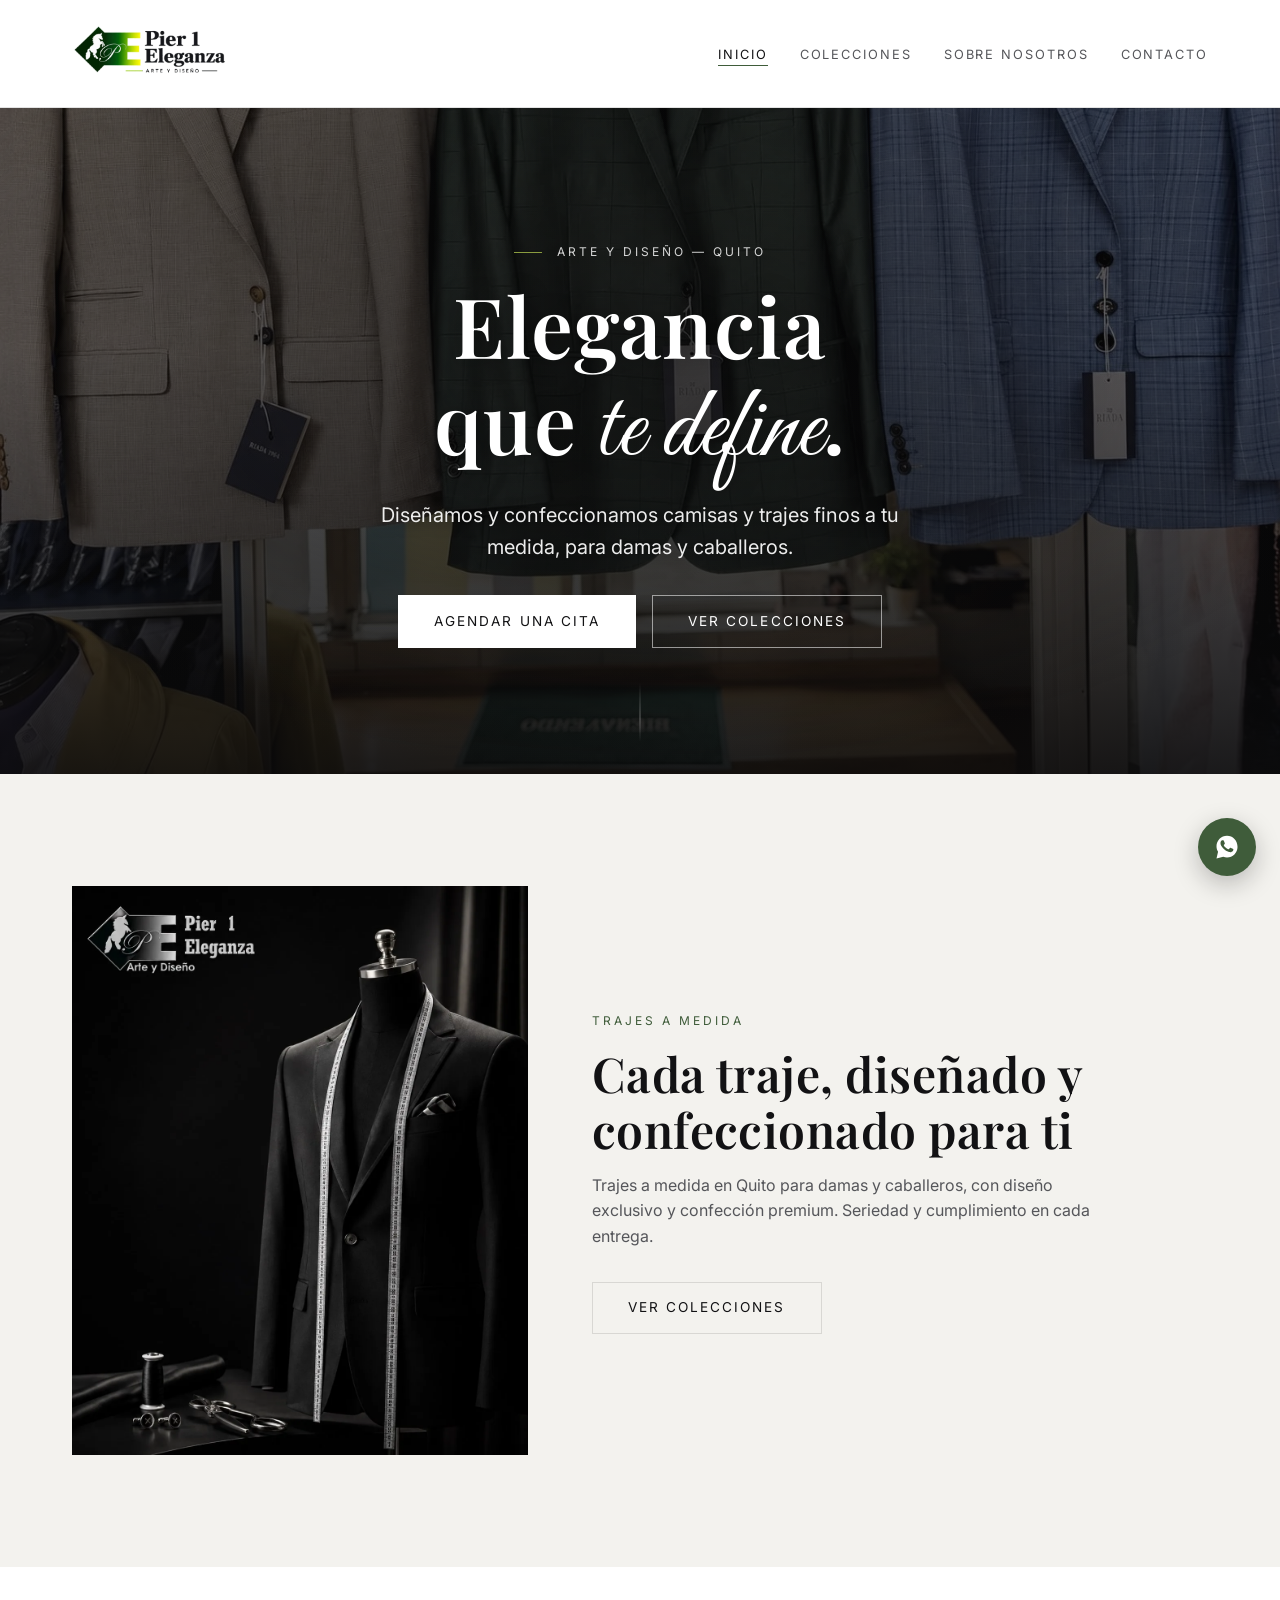
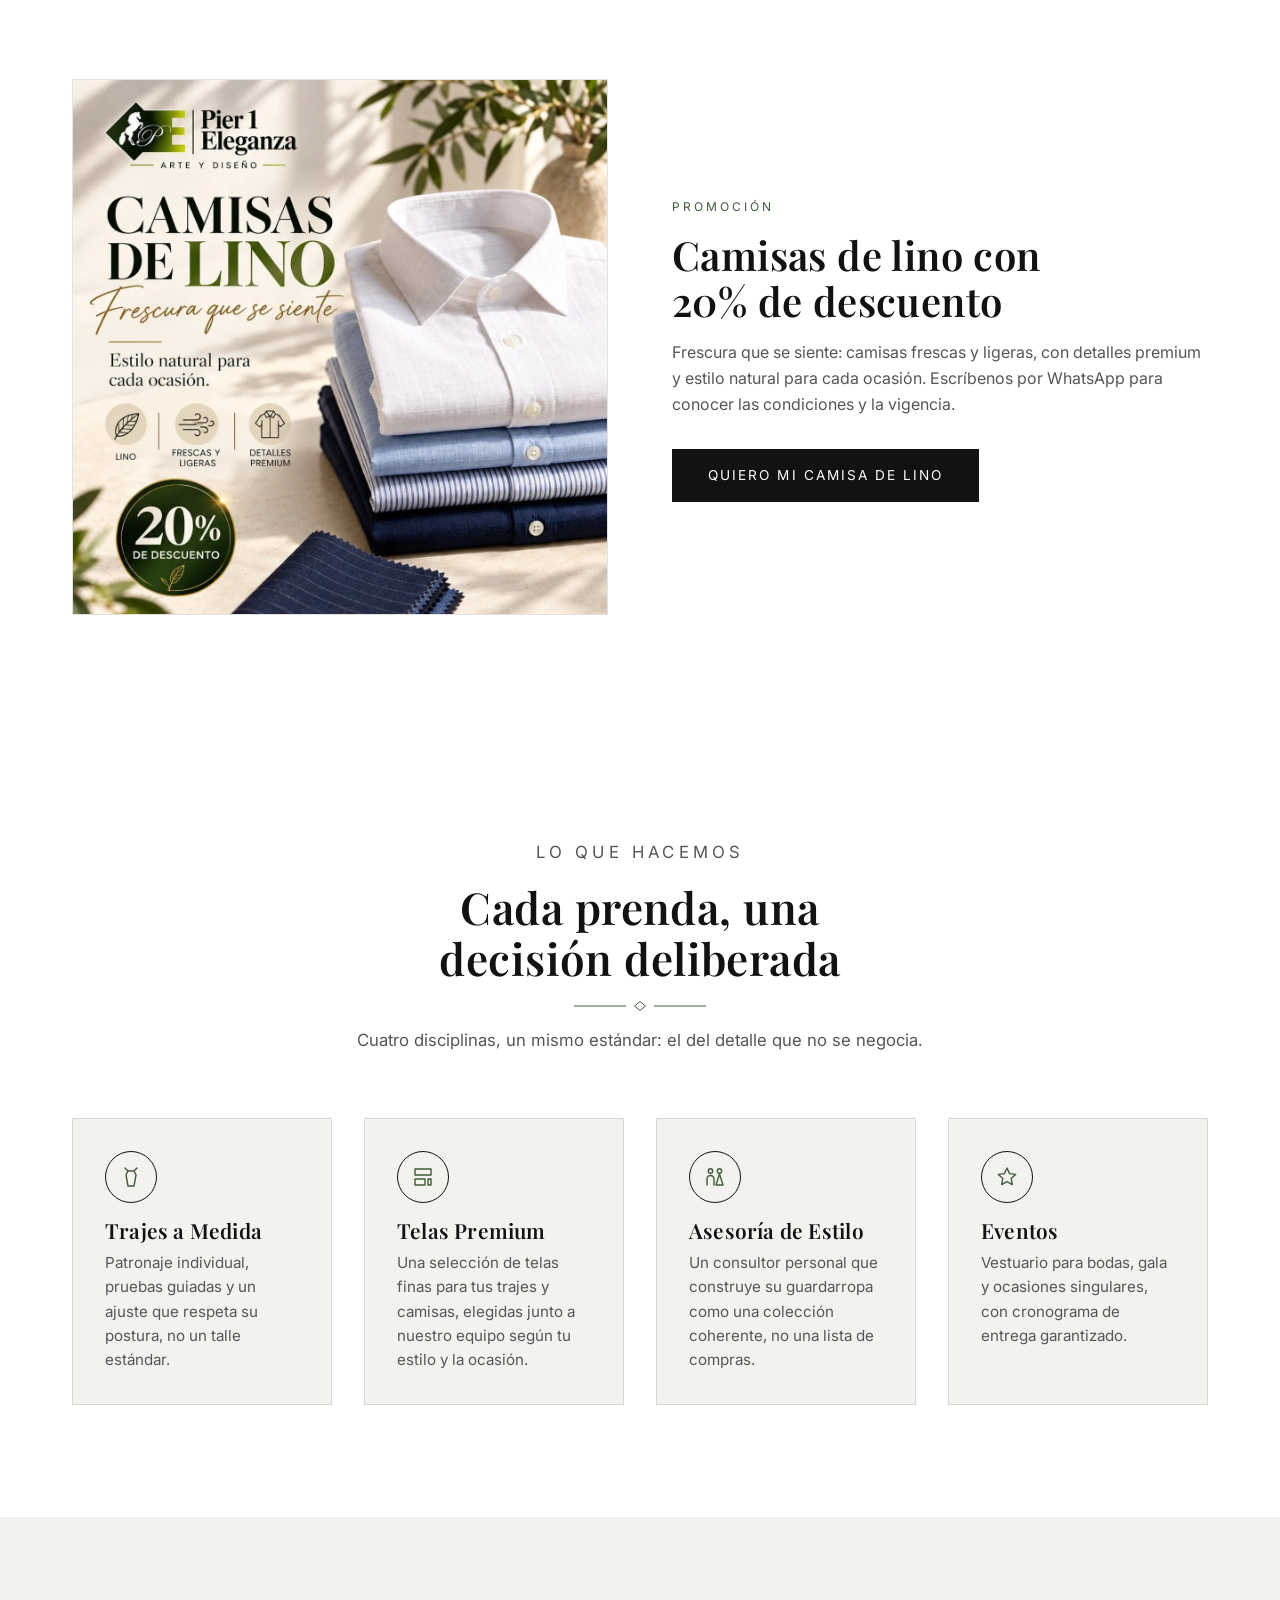
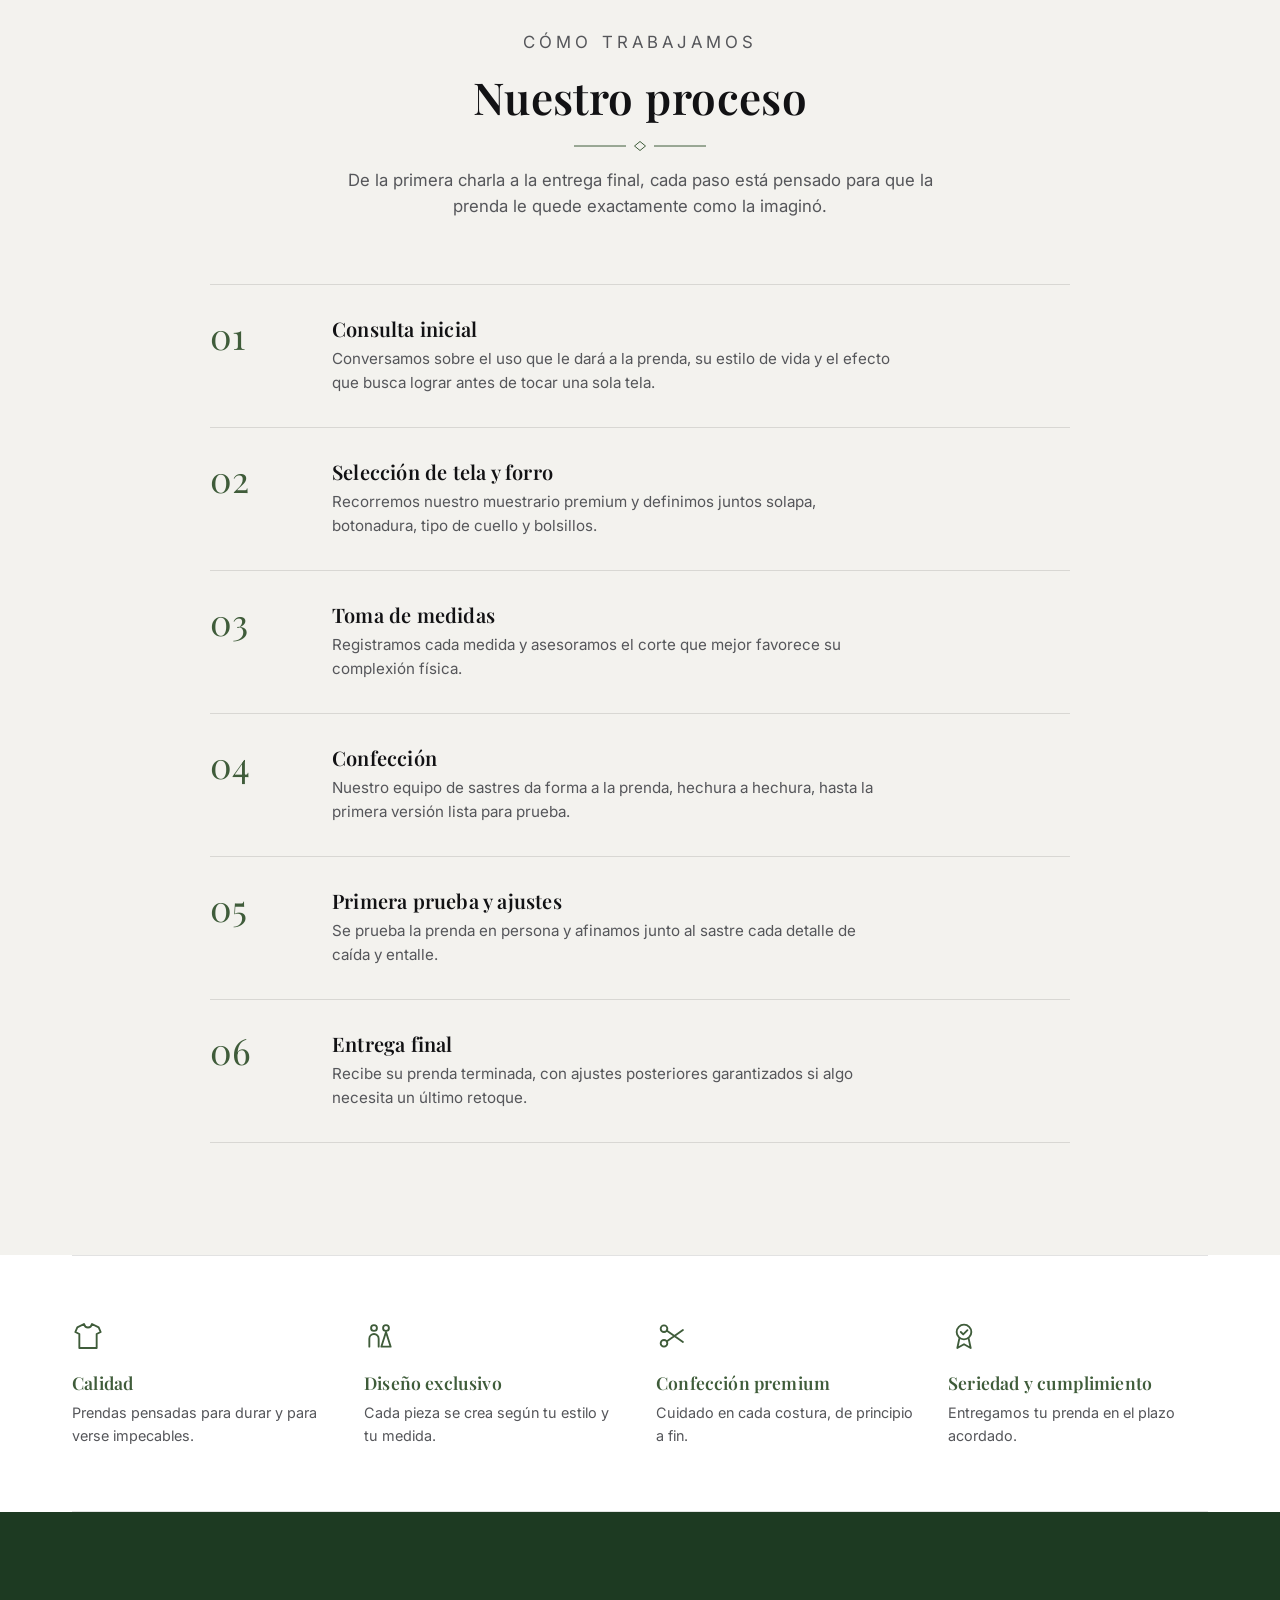
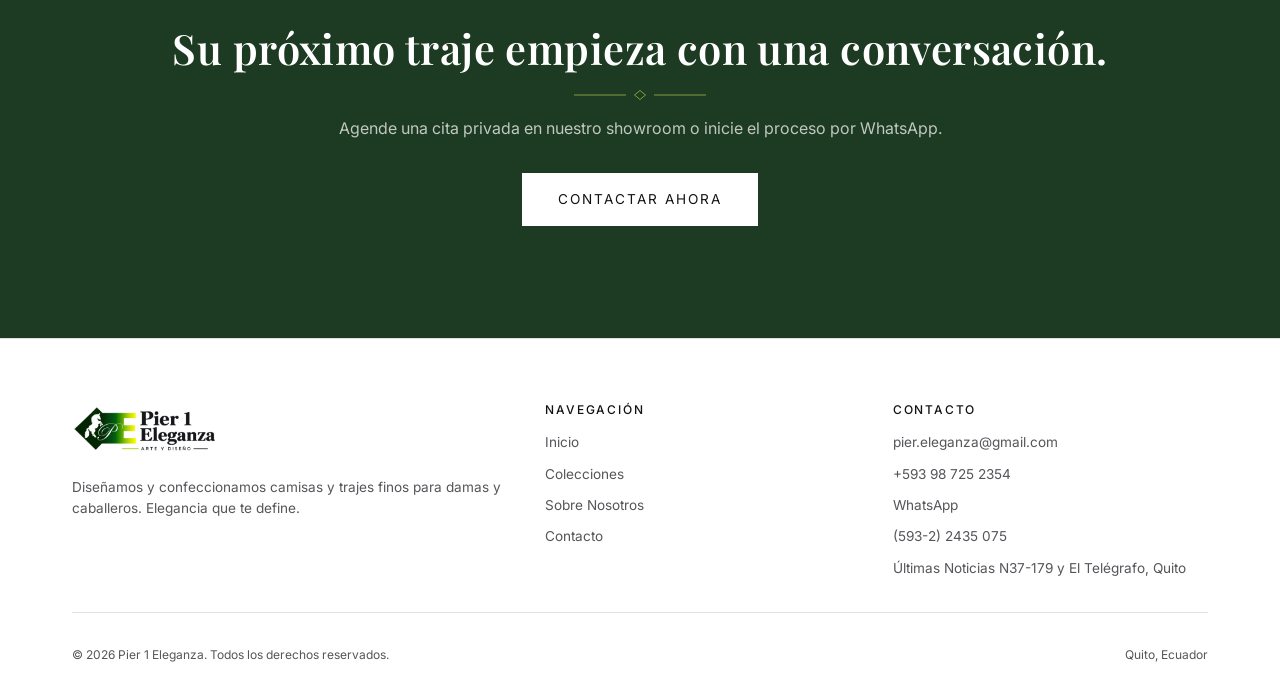
<file: index.html>
<!DOCTYPE html>
<html lang="es">
<head>
  <meta charset="UTF-8">
  <meta name="viewport" content="width=device-width, initial-scale=1.0">
  <meta name="theme-color" content="#ffffff">
  <script>document.documentElement.classList.add('js');</script>
  <title>Pier 1 Eleganza — Sastrería en Quito, Camisas y Trajes a Medida</title>
  <meta name="description" content="Pier 1 Eleganza, arte y diseño en Quito: diseñamos y confeccionamos camisas y trajes finos a medida para damas y caballeros. Agenda tu cita.">
  <link rel="canonical" href="https://pauljkdy33.github.io/pier1-eleganza/">

  <!-- Open Graph -->
  <meta property="og:type" content="website">
  <meta property="og:title" content="Pier 1 Eleganza — Sastrería en Quito, Camisas y Trajes a Medida">
  <meta property="og:description" content="Pier 1 Eleganza, arte y diseño en Quito: diseñamos y confeccionamos camisas y trajes finos a medida para damas y caballeros. Agenda tu cita.">
  <meta property="og:image" content="https://pauljkdy33.github.io/pier1-eleganza/assets/img/og-image.jpg">
  <meta property="og:url" content="https://pauljkdy33.github.io/pier1-eleganza/">
  <meta property="og:locale" content="es_EC">
  <meta name="twitter:card" content="summary_large_image">

  <link rel="icon" type="image/png" sizes="128x128" href="assets/img/favicon-128.png">
  <link rel="apple-touch-icon" href="assets/img/apple-touch-icon.png">
  <link rel="preconnect" href="https://fonts.googleapis.com">
  <link rel="preconnect" href="https://fonts.gstatic.com" crossorigin>
  <link href="https://fonts.googleapis.com/css2?family=Playfair+Display:wght@500;600&family=Inter:wght@400;500&family=Great+Vibes&display=swap" rel="stylesheet">
  <link rel="stylesheet" href="assets/css/styles.css">
  <script type="application/ld+json">
  {
    "@context": "https://schema.org",
    "@type": "ClothingStore",
    "name": "Pier 1 Eleganza",
    "description": "Diseñamos y confeccionamos camisas y trajes finos a medida para damas y caballeros en Quito.",
    "url": "https://pauljkdy33.github.io/pier1-eleganza/",
    "image": "https://pauljkdy33.github.io/pier1-eleganza/assets/img/og-image.jpg",
    "telephone": "+593987252354",
    "email": "pier.eleganza@gmail.com",
    "address": {
      "@type": "PostalAddress",
      "streetAddress": "Últimas Noticias N37-179 y El Telégrafo",
      "addressLocality": "Quito",
      "addressCountry": "EC"
    },
    "areaServed": "Quito"
  }
  </script></head>
<body>

  <a class="skip-link" href="#contenido">Saltar al contenido</a>
  <div class="scroll-progress" aria-hidden="true"></div>

  <header class="site-header">
    <nav class="nav container">
      <a href="index.html" class="brand"><img src="assets/img/logo-onlight.webp" width="480" height="192" alt="Pier 1 Eleganza"></a>
      <button class="nav-toggle" aria-label="Abrir menú" aria-expanded="false" aria-controls="menu-principal">
        <span></span><span></span><span></span>
      </button>
      <ul class="nav-links" id="menu-principal">
        <li><a href="index.html">Inicio</a></li>
        <li><a href="colecciones.html">Colecciones</a></li>
        <li><a href="nosotros.html">Sobre Nosotros</a></li>
        <li><a href="contacto.html">Contacto</a></li>
      </ul>
    </nav>
  </header>

  <main id="contenido">
    <!-- HERO -->
    <section class="hero">
      <div class="hero-media hero-media--showroom">
        <img src="assets/img/hero-fondo1.webp" width="1448" height="1086" alt="Sacos a medida exhibidos en el showroom de Pier 1 Eleganza" fetchpriority="high">
      </div>
      <div class="hero-content">
        <p class="eyebrow">Arte y diseño — Quito</p>
        <h1 class="hero-title">Elegancia que <span class="script">te define</span>.</h1>
        <p class="hero-tagline">Diseñamos y confeccionamos camisas y trajes finos a tu medida, para damas y caballeros.</p>
        <div class="hero-actions">
          <a href="contacto.html" class="btn btn-primary">Agendar una cita</a>
          <a href="colecciones.html" class="btn btn-outline">Ver colecciones</a>
        </div>
      </div>
      <span class="scroll-cue" aria-hidden="true"></span>
    </section>

    <!-- TRAJES A MEDIDA -->
    <section class="section feature-split">
      <div class="container feature-grid">
        <div class="feature-photo reveal">
          <img src="assets/img/feature-traje.webp" width="1122" height="1402" alt="Traje negro a medida con cinta métrica sobre un maniquí, Pier 1 Eleganza" loading="lazy">
        </div>
        <div class="feature-text reveal">
          <p class="eyebrow">Trajes a medida</p>
          <h2>Cada traje, diseñado y confeccionado para ti</h2>
          <p>Trajes a medida en Quito para damas y caballeros, con diseño exclusivo y confección premium. Seriedad y cumplimiento en cada entrega.</p>
          <a href="colecciones.html" class="btn btn-outline">Ver colecciones</a>
        </div>
      </div>
    </section>

    <!-- PROMOCIÓN -->
    <section class="section promo-section">
      <div class="container promo-grid">
        <div class="promo-media reveal">
          <img src="assets/img/promo-camisas.webp" width="1200" height="1200" alt="Camisas de lino con 20% de descuento, frescura que se siente, Pier 1 Eleganza" loading="lazy">
        </div>
        <div class="promo-text reveal">
          <p class="eyebrow">Promoción</p>
          <h2>Camisas de lino con 20% de descuento</h2>
          <p>Frescura que se siente: camisas frescas y ligeras, con detalles premium y estilo natural para cada ocasión. Escríbenos por WhatsApp para conocer las condiciones y la vigencia.</p>
          <a href="https://wa.me/593987252354?text=Hola%2C%20quiero%20la%20promoci%C3%B3n%20del%2020%25%20en%20camisas%20de%20lino" class="btn btn-primary" target="_blank" rel="noopener">Quiero mi camisa de lino</a>
        </div>
      </div>
    </section>

    <!-- SERVICIOS / COLECCIONES DESTACADAS -->
    <section class="section">
      <div class="container">
        <div class="section-head reveal">
          <p class="eyebrow">Lo que hacemos</p>
          <h2>Cada prenda, una decisión deliberada</h2>
          <p>Cuatro disciplinas, un mismo estándar: el del detalle que no se negocia.</p>
        </div>

        <div class="services-grid">
          <article class="service-card reveal">
            <div class="service-icon" aria-hidden="true">
              <svg viewBox="0 0 24 24" stroke-width="1.4"><path d="M6 3l3 3-2 4 2 11h6l2-11-2-4 3-3M9 6h6"/></svg>
            </div>
            <h3>Trajes a Medida</h3>
            <p>Patronaje individual, pruebas guiadas y un ajuste que respeta su postura, no un talle estándar.</p>
          </article>

          <article class="service-card reveal">
            <div class="service-icon" aria-hidden="true">
              <svg viewBox="0 0 24 24" stroke-width="1.4"><path d="M4 4h16v6H4zM4 14h10v6H4zM17 14h3v6h-3z"/></svg>
            </div>
            <h3>Telas Premium</h3>
            <p>Una selección de telas finas para tus trajes y camisas, elegidas junto a nuestro equipo según tu estilo y la ocasión.</p>
          </article>

          <article class="service-card reveal">
            <div class="service-icon" aria-hidden="true">
              <svg viewBox="0 0 24 24" stroke-width="1.4"><circle cx="7.5" cy="6" r="2.2"/><path d="M4 20v-6a3.5 3.5 0 0 1 7 0v6"/><circle cx="16.5" cy="6" r="2.2"/><path d="M16.5 9 13 20h7z"/></svg>
            </div>
            <h3>Asesoría de Estilo</h3>
            <p>Un consultor personal que construye su guardarropa como una colección coherente, no una lista de compras.</p>
          </article>

          <article class="service-card reveal">
            <div class="service-icon" aria-hidden="true">
              <svg viewBox="0 0 24 24" stroke-width="1.4"><path d="M12 3l2.6 5.6 6 .8-4.4 4.2 1.1 6L12 16.7 6.7 19.6l1.1-6L3.4 9.4l6-.8z"/></svg>
            </div>
            <h3>Eventos</h3>
            <p>Vestuario para bodas, gala y ocasiones singulares, con cronograma de entrega garantizado.</p>
          </article>
        </div>
      </div>
    </section>

    <!-- NUESTRO PROCESO -->
    <section class="section process-section">
      <div class="container">
        <div class="section-head reveal">
          <p class="eyebrow">Cómo trabajamos</p>
          <h2>Nuestro proceso</h2>
          <p>De la primera charla a la entrega final, cada paso está pensado para que la prenda le quede exactamente como la imaginó.</p>
        </div>

        <ol class="process-list">
          <li class="process-step reveal">
            <span class="process-number">01</span>
            <div class="process-body">
              <h3>Consulta inicial</h3>
              <p>Conversamos sobre el uso que le dará a la prenda, su estilo de vida y el efecto que busca lograr antes de tocar una sola tela.</p>
            </div>
          </li>
          <li class="process-step reveal">
            <span class="process-number">02</span>
            <div class="process-body">
              <h3>Selección de tela y forro</h3>
              <p>Recorremos nuestro muestrario premium y definimos juntos solapa, botonadura, tipo de cuello y bolsillos.</p>
            </div>
          </li>
          <li class="process-step reveal">
            <span class="process-number">03</span>
            <div class="process-body">
              <h3>Toma de medidas</h3>
              <p>Registramos cada medida y asesoramos el corte que mejor favorece su complexión física.</p>
            </div>
          </li>
          <li class="process-step reveal">
            <span class="process-number">04</span>
            <div class="process-body">
              <h3>Confección</h3>
              <p>Nuestro equipo de sastres da forma a la prenda, hechura a hechura, hasta la primera versión lista para prueba.</p>
            </div>
          </li>
          <li class="process-step reveal">
            <span class="process-number">05</span>
            <div class="process-body">
              <h3>Primera prueba y ajustes</h3>
              <p>Se prueba la prenda en persona y afinamos junto al sastre cada detalle de caída y entalle.</p>
            </div>
          </li>
          <li class="process-step reveal">
            <span class="process-number">06</span>
            <div class="process-body">
              <h3>Entrega final</h3>
              <p>Recibe su prenda terminada, con ajustes posteriores garantizados si algo necesita un último retoque.</p>
            </div>
          </li>
        </ol>
      </div>
    </section>

    <!-- FRANJA DE VALORES -->
    <section class="container">
      <div class="values-strip">
        <div class="value-item reveal">
          <div class="value-icon" aria-hidden="true"><svg viewBox="0 0 24 24"><path d="M9 3 4 5.5 2.5 9l3 1.5V21h13V10.5l3-1.5L20 5.5 15 3c-.4 1.6-1.6 2.6-3 2.6S9.4 4.6 9 3Z"/></svg></div>
          <h3>Calidad</h3>
          <p>Prendas pensadas para durar y para verse impecables.</p>
        </div>
        <div class="value-item reveal">
          <div class="value-icon" aria-hidden="true"><svg viewBox="0 0 24 24"><circle cx="7.5" cy="6" r="2.2"/><path d="M4 20v-6a3.5 3.5 0 0 1 7 0v6"/><circle cx="16.5" cy="6" r="2.2"/><path d="M16.5 9 13 20h7z"/></svg></div>
          <h3>Diseño exclusivo</h3>
          <p>Cada pieza se crea según tu estilo y tu medida.</p>
        </div>
        <div class="value-item reveal">
          <div class="value-icon" aria-hidden="true"><svg viewBox="0 0 24 24"><circle cx="6" cy="6.5" r="2.5"/><circle cx="6" cy="17.5" r="2.5"/><path d="M8.2 8l12 8.5M8.2 16l12-8.5"/></svg></div>
          <h3>Confección premium</h3>
          <p>Cuidado en cada costura, de principio a fin.</p>
        </div>
        <div class="value-item reveal">
          <div class="value-icon" aria-hidden="true"><svg viewBox="0 0 24 24"><circle cx="12" cy="9" r="5.5"/><path d="M9.6 9l1.8 1.8 3.2-3.2"/><path d="M8.5 14 7 21l5-2.8 5 2.8-1.5-7"/></svg></div>
          <h3>Seriedad y cumplimiento</h3>
          <p>Entregamos tu prenda en el plazo acordado.</p>
        </div>
      </div>
    </section>

    <!-- CTA -->
    <section class="cta-band">
      <div class="container reveal">
        <h2>Su próximo traje empieza con una conversación.</h2>
        <p>Agende una cita privada en nuestro showroom o inicie el proceso por WhatsApp.</p>
        <a href="contacto.html" class="btn btn-primary">Contactar ahora</a>
      </div>
    </section>
  </main>

  <footer class="site-footer">
    <div class="container">
      <div class="footer-grid">
        <div class="footer-brand">
          <a href="index.html" class="brand"><img src="assets/img/logo-onlight.webp" width="480" height="192" alt="Pier 1 Eleganza"></a>
          <p>Diseñamos y confeccionamos camisas y trajes finos para damas y caballeros. Elegancia que te define.</p>
        </div>
        <div class="footer-col">
          <h3>Navegación</h3>
          <ul>
            <li><a href="index.html">Inicio</a></li>
            <li><a href="colecciones.html">Colecciones</a></li>
            <li><a href="nosotros.html">Sobre Nosotros</a></li>
            <li><a href="contacto.html">Contacto</a></li>
          </ul>
        </div>
        <div class="footer-col">
          <h3>Contacto</h3>
          <ul>
            <li><a href="mailto:pier.eleganza@gmail.com">pier.eleganza@gmail.com</a></li>
            <li><a href="tel:+593987252354">+593 98 725 2354</a></li>
            <li><a href="https://wa.me/593987252354?text=Hola%2C%20quisiera%20informaci%C3%B3n%20sobre%20camisas%20y%20trajes%20a%20medida" target="_blank" rel="noopener">WhatsApp</a></li>
            <li><a href="tel:+59322435075">(593-2) 2435 075</a></li>
            <li>Últimas Noticias N37-179 y El Telégrafo, Quito</li>
          </ul>
        </div>
      </div>
      <div class="footer-bottom">
        <p>&copy; <span id="current-year"></span> Pier 1 Eleganza. Todos los derechos reservados.</p>
        <p>Quito, Ecuador</p>
      </div>
    </div>
  </footer>

  <a class="whatsapp-float" href="https://wa.me/593987252354?text=Hola%2C%20quisiera%20informaci%C3%B3n%20sobre%20camisas%20y%20trajes%20a%20medida" target="_blank" rel="noopener" aria-label="Contactar por WhatsApp">
    <svg viewBox="0 0 32 32" aria-hidden="true"><path d="M16.02 3C9.4 3 4 8.4 4 15.02c0 2.35.65 4.55 1.78 6.44L4 29l7.7-1.75a12.9 12.9 0 004.3.75h.02c6.62 0 12.02-5.4 12.02-12.02C28.04 8.4 22.64 3 16.02 3zm7.06 17.1c-.3.85-1.5 1.57-2.46 1.77-.65.13-1.5.24-4.36-.93-3.66-1.5-6.02-5.2-6.2-5.44-.18-.24-1.48-1.97-1.48-3.76 0-1.79.94-2.67 1.27-3.03.33-.36.72-.45.96-.45.24 0 .48 0 .69.01.22.01.52-.08.81.62.3.72 1.02 2.5 1.11 2.68.09.18.15.4.03.64-.12.24-.18.4-.36.61-.18.21-.38.47-.54.63-.18.18-.37.38-.16.74.21.36.94 1.55 2.02 2.51 1.39 1.24 2.56 1.62 2.92 1.8.36.18.57.15.78-.09.21-.24.9-1.05 1.14-1.41.24-.36.48-.3.81-.18.33.12 2.1.99 2.46 1.17.36.18.6.27.69.42.09.15.09.85-.21 1.7z"/></svg>
  </a>

  <script src="assets/js/main.js"></script>
</body>
</html>
</file>
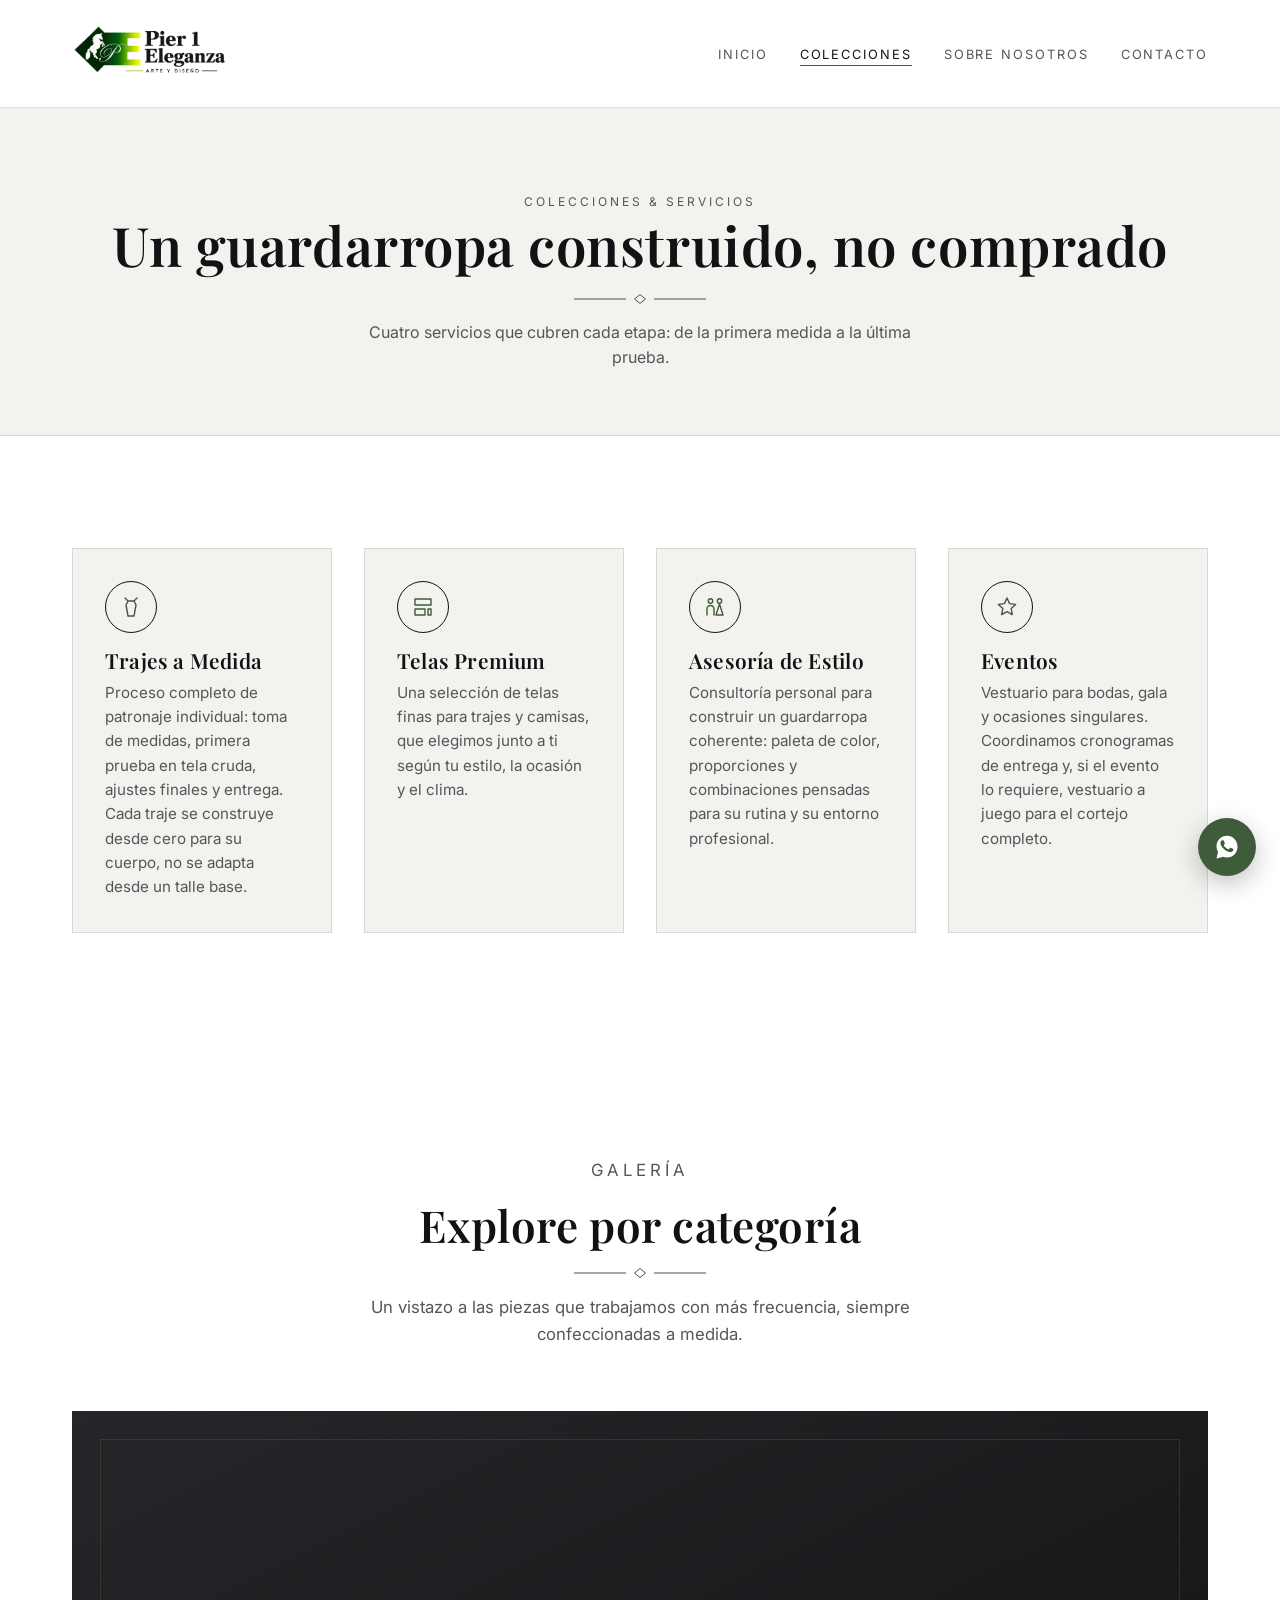
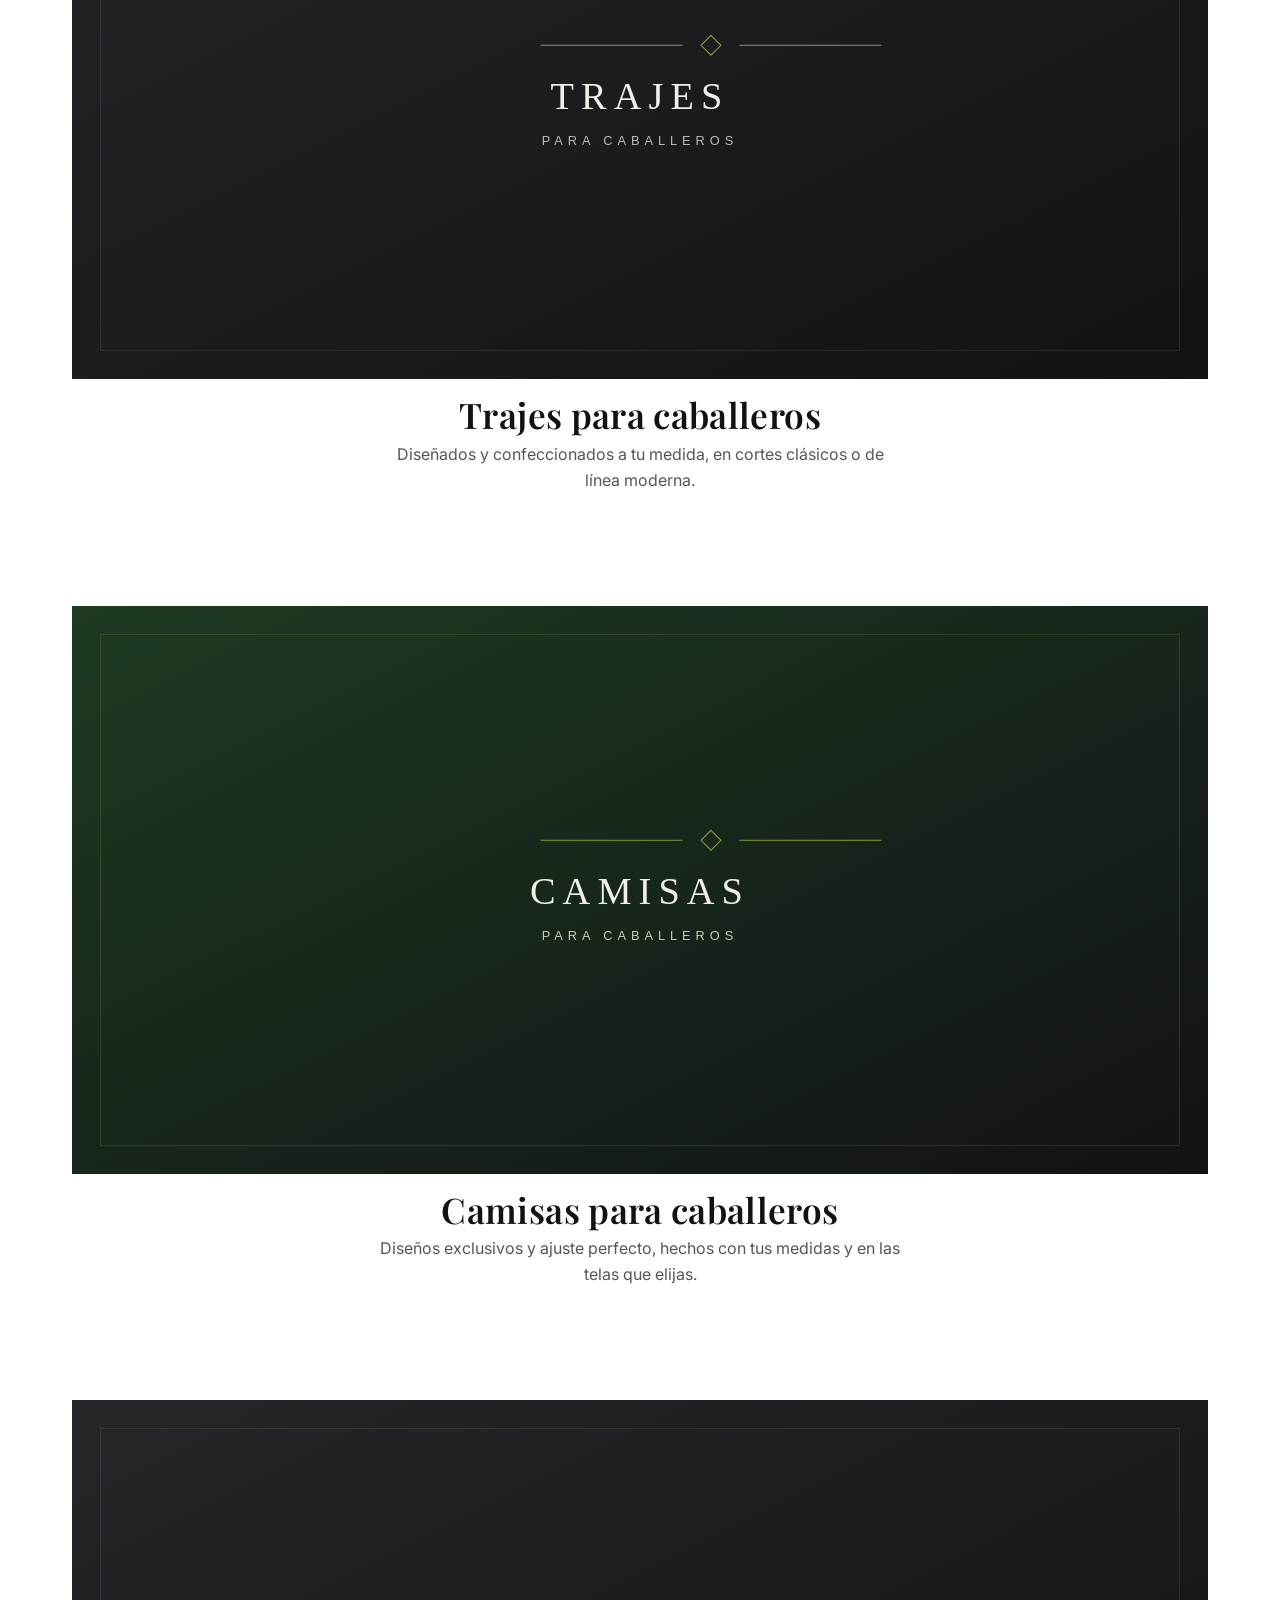
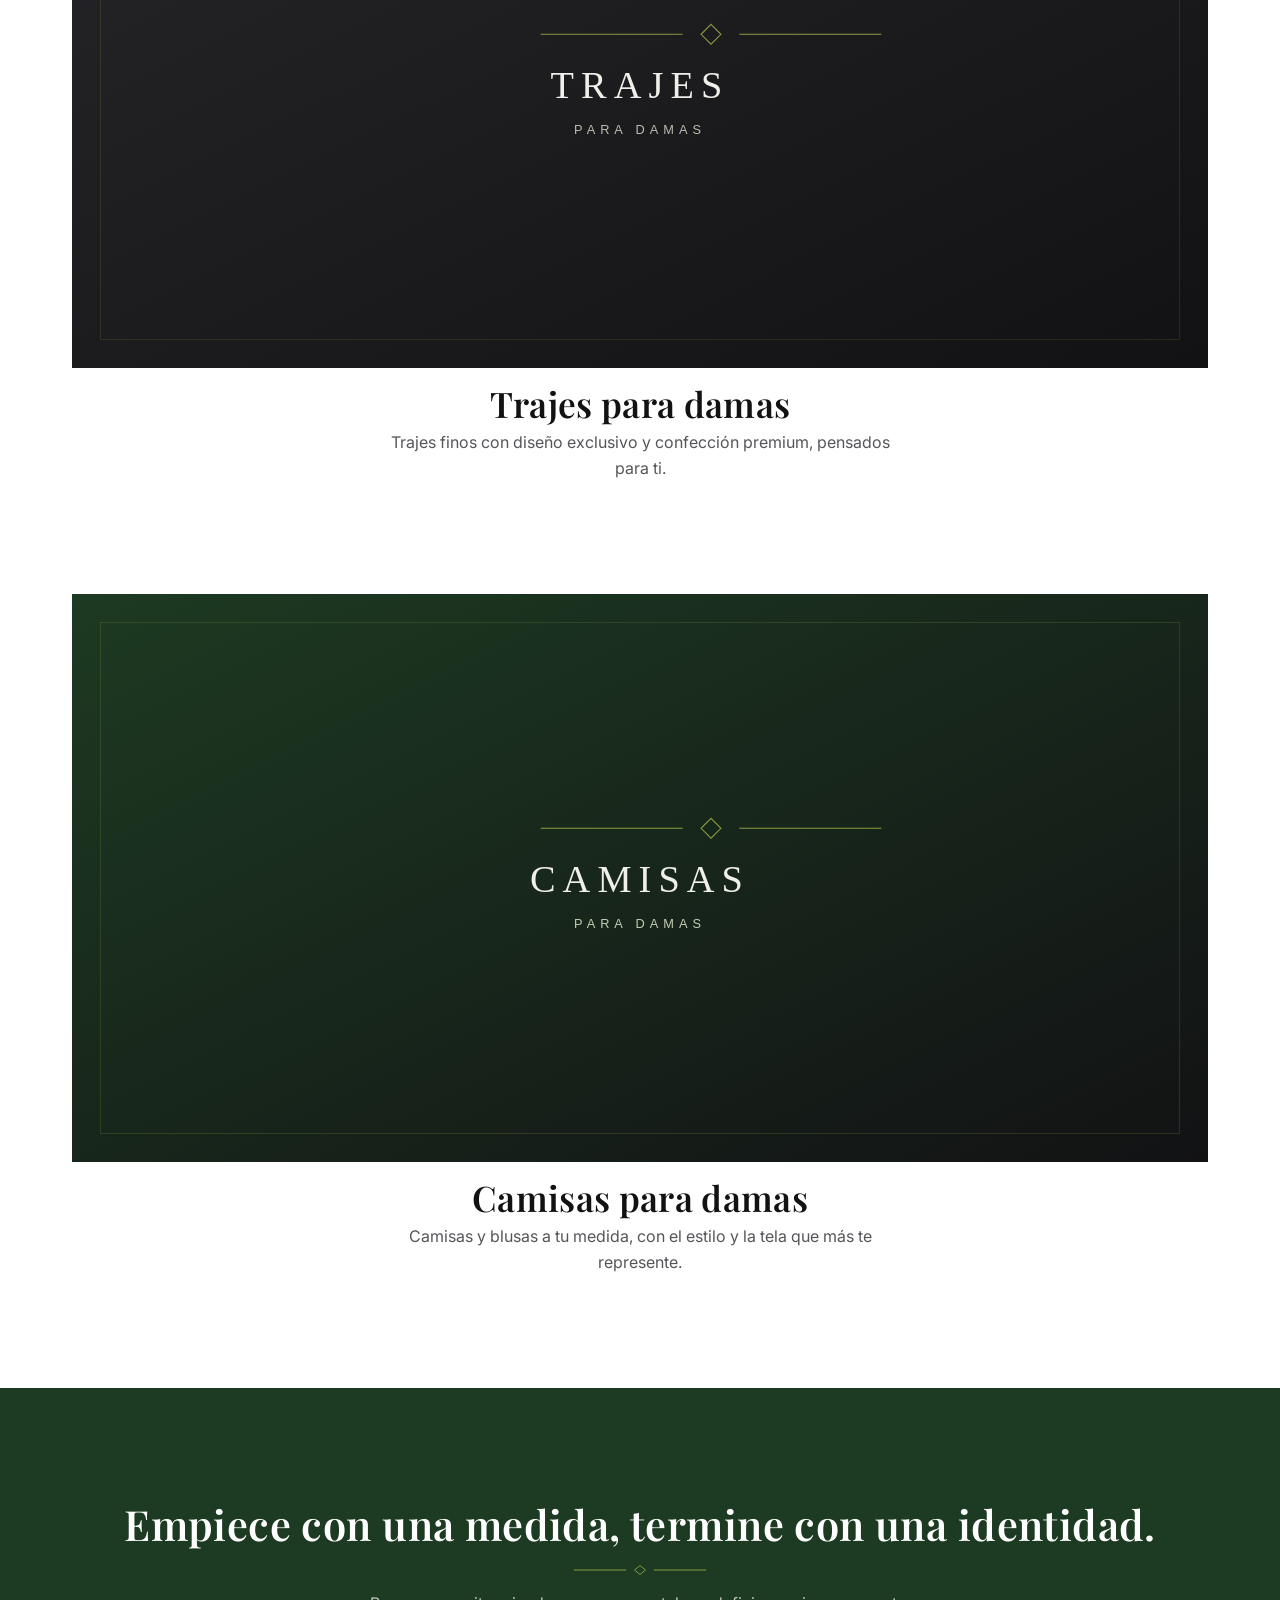
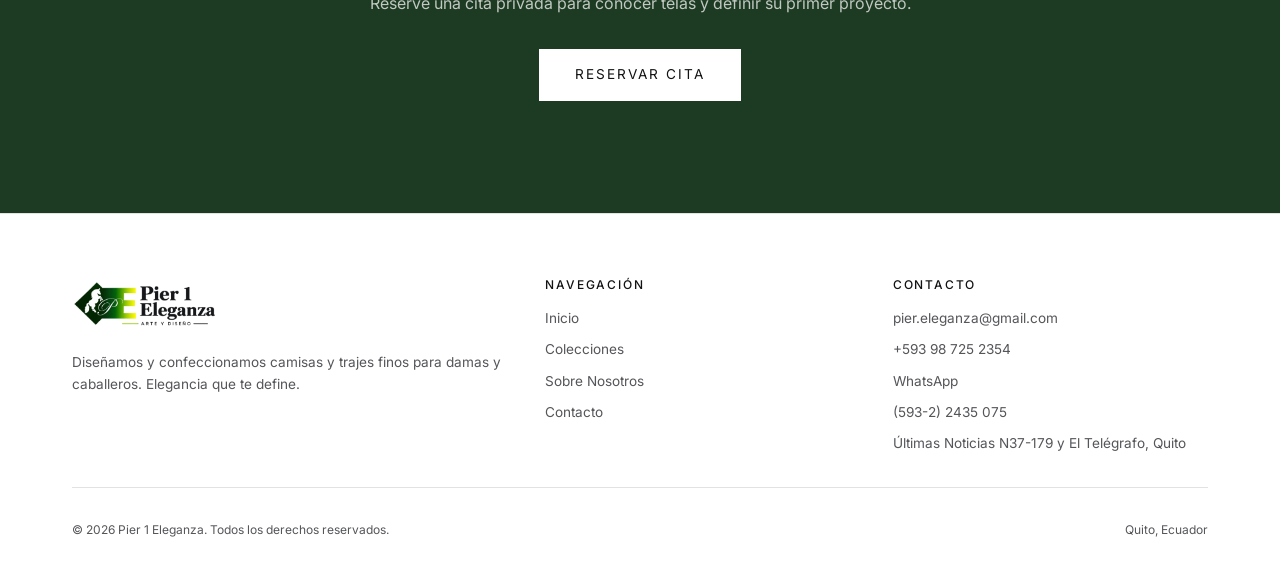
<file: colecciones.html>
<!DOCTYPE html>
<html lang="es">
<head>
  <meta charset="UTF-8">
  <meta name="viewport" content="width=device-width, initial-scale=1.0">
  <meta name="theme-color" content="#ffffff">
  <script>document.documentElement.classList.add('js');</script>
  <title>Colecciones: Camisas y Trajes a Medida | Pier 1 Eleganza</title>
  <meta name="description" content="Trajes y camisas a medida para caballeros y damas en Quito. Diseño exclusivo, confección premium y telas finas elegidas junto a ti.">
  <link rel="canonical" href="https://pauljkdy33.github.io/pier1-eleganza/colecciones.html">

  <meta property="og:type" content="website">
  <meta property="og:title" content="Colecciones: Camisas y Trajes a Medida | Pier 1 Eleganza">
  <meta property="og:description" content="Trajes y camisas a medida para caballeros y damas en Quito. Diseño exclusivo, confección premium y telas finas elegidas junto a ti.">
  <meta property="og:image" content="https://pauljkdy33.github.io/pier1-eleganza/assets/img/og-image.jpg">
  <meta property="og:url" content="https://pauljkdy33.github.io/pier1-eleganza/colecciones.html">
  <meta property="og:locale" content="es_EC">
  <meta name="twitter:card" content="summary_large_image">

  <link rel="icon" type="image/png" sizes="128x128" href="assets/img/favicon-128.png">
  <link rel="apple-touch-icon" href="assets/img/apple-touch-icon.png">
  <link rel="preconnect" href="https://fonts.googleapis.com">
  <link rel="preconnect" href="https://fonts.gstatic.com" crossorigin>
  <link href="https://fonts.googleapis.com/css2?family=Playfair+Display:wght@500;600&family=Inter:wght@400;500&family=Great+Vibes&display=swap" rel="stylesheet">
  <link rel="stylesheet" href="assets/css/styles.css">
</head>
<body>

  <a class="skip-link" href="#contenido">Saltar al contenido</a>
  <div class="scroll-progress" aria-hidden="true"></div>

  <header class="site-header">
    <nav class="nav container">
      <a href="index.html" class="brand"><img src="assets/img/logo-onlight.webp" width="480" height="192" alt="Pier 1 Eleganza"></a>
      <button class="nav-toggle" aria-label="Abrir menú" aria-expanded="false" aria-controls="menu-principal">
        <span></span><span></span><span></span>
      </button>
      <ul class="nav-links" id="menu-principal">
        <li><a href="index.html">Inicio</a></li>
        <li><a href="colecciones.html">Colecciones</a></li>
        <li><a href="nosotros.html">Sobre Nosotros</a></li>
        <li><a href="contacto.html">Contacto</a></li>
      </ul>
    </nav>
  </header>

  <main id="contenido">
    <section class="page-hero">
      <div class="container">
        <p class="eyebrow">Colecciones &amp; Servicios</p>
        <h1>Un guardarropa construido, no comprado</h1>
        <p>Cuatro servicios que cubren cada etapa: de la primera medida a la última prueba.</p>
      </div>
    </section>

    <section class="section">
      <div class="container">
        <div class="services-grid">
          <article class="service-card reveal">
            <div class="service-icon" aria-hidden="true">
              <svg viewBox="0 0 24 24" stroke-width="1.4"><path d="M6 3l3 3-2 4 2 11h6l2-11-2-4 3-3M9 6h6"/></svg>
            </div>
            <h3>Trajes a Medida</h3>
            <p>Proceso completo de patronaje individual: toma de medidas, primera prueba en tela cruda, ajustes finales y entrega. Cada traje se construye desde cero para su cuerpo, no se adapta desde un talle base.</p>
          </article>

          <article class="service-card reveal">
            <div class="service-icon" aria-hidden="true">
              <svg viewBox="0 0 24 24" stroke-width="1.4"><path d="M4 4h16v6H4zM4 14h10v6H4zM17 14h3v6h-3z"/></svg>
            </div>
            <h3>Telas Premium</h3>
            <p>Una selección de telas finas para trajes y camisas, que elegimos junto a ti según tu estilo, la ocasión y el clima.</p>
          </article>

          <article class="service-card reveal">
            <div class="service-icon" aria-hidden="true">
              <svg viewBox="0 0 24 24" stroke-width="1.4"><circle cx="7.5" cy="6" r="2.2"/><path d="M4 20v-6a3.5 3.5 0 0 1 7 0v6"/><circle cx="16.5" cy="6" r="2.2"/><path d="M16.5 9 13 20h7z"/></svg>
            </div>
            <h3>Asesoría de Estilo</h3>
            <p>Consultoría personal para construir un guardarropa coherente: paleta de color, proporciones y combinaciones pensadas para su rutina y su entorno profesional.</p>
          </article>

          <article class="service-card reveal">
            <div class="service-icon" aria-hidden="true">
              <svg viewBox="0 0 24 24" stroke-width="1.4"><path d="M12 3l2.6 5.6 6 .8-4.4 4.2 1.1 6L12 16.7 6.7 19.6l1.1-6L3.4 9.4l6-.8z"/></svg>
            </div>
            <h3>Eventos</h3>
            <p>Vestuario para bodas, gala y ocasiones singulares. Coordinamos cronogramas de entrega y, si el evento lo requiere, vestuario a juego para el cortejo completo.</p>
          </article>
        </div>
      </div>
    </section>

    <!-- GALERÍA DE CATEGORÍAS -->
    <section class="section">
      <div class="container">
        <div class="section-head reveal">
          <p class="eyebrow">Galería</p>
          <h2>Explore por categoría</h2>
          <p>Un vistazo a las piezas que trabajamos con más frecuencia, siempre confeccionadas a medida.</p>
        </div>

        <div class="category-showcase">
          <article class="category-block reveal">
            <div class="category-media">
              <img src="assets/img/categoria-trajes.svg" width="1600" height="800" alt="Categoría Trajes a medida Pier 1 Eleganza" loading="lazy">
            </div>
            <div class="category-caption">
              <h3>Trajes para caballeros</h3>
              <p>Diseñados y confeccionados a tu medida, en cortes clásicos o de línea moderna.</p>
            </div>
          </article>

          <article class="category-block reveal">
            <div class="category-media">
              <img src="assets/img/categoria-camisas.svg" width="1600" height="800" alt="Categoría Camisas a medida Pier 1 Eleganza" loading="lazy">
            </div>
            <div class="category-caption">
              <h3>Camisas para caballeros</h3>
              <p>Diseños exclusivos y ajuste perfecto, hechos con tus medidas y en las telas que elijas.</p>
            </div>
          </article>

          <article class="category-block reveal">
            <div class="category-media">
              <img src="assets/img/categoria-trajes-damas.svg" width="1600" height="800" alt="Categoría Trajes para damas Pier 1 Eleganza" loading="lazy">
            </div>
            <div class="category-caption">
              <h3>Trajes para damas</h3>
              <p>Trajes finos con diseño exclusivo y confección premium, pensados para ti.</p>
            </div>
          </article>

          <article class="category-block reveal">
            <div class="category-media">
              <img src="assets/img/categoria-camisas-damas.svg" width="1600" height="800" alt="Categoría Camisas para damas Pier 1 Eleganza" loading="lazy">
            </div>
            <div class="category-caption">
              <h3>Camisas para damas</h3>
              <p>Camisas y blusas a tu medida, con el estilo y la tela que más te represente.</p>
            </div>
          </article>
        </div>
      </div>
    </section>

    <section class="cta-band">
      <div class="container reveal">
        <h2>Empiece con una medida, termine con una identidad.</h2>
        <p>Reserve una cita privada para conocer telas y definir su primer proyecto.</p>
        <a href="contacto.html" class="btn btn-primary">Reservar cita</a>
      </div>
    </section>
  </main>

  <footer class="site-footer">
    <div class="container">
      <div class="footer-grid">
        <div class="footer-brand">
          <a href="index.html" class="brand"><img src="assets/img/logo-onlight.webp" width="480" height="192" alt="Pier 1 Eleganza"></a>
          <p>Diseñamos y confeccionamos camisas y trajes finos para damas y caballeros. Elegancia que te define.</p>
        </div>
        <div class="footer-col">
          <h3>Navegación</h3>
          <ul>
            <li><a href="index.html">Inicio</a></li>
            <li><a href="colecciones.html">Colecciones</a></li>
            <li><a href="nosotros.html">Sobre Nosotros</a></li>
            <li><a href="contacto.html">Contacto</a></li>
          </ul>
        </div>
        <div class="footer-col">
          <h3>Contacto</h3>
          <ul>
            <li><a href="mailto:pier.eleganza@gmail.com">pier.eleganza@gmail.com</a></li>
            <li><a href="tel:+593987252354">+593 98 725 2354</a></li>
            <li><a href="https://wa.me/593987252354?text=Hola%2C%20quisiera%20informaci%C3%B3n%20sobre%20camisas%20y%20trajes%20a%20medida" target="_blank" rel="noopener">WhatsApp</a></li>
            <li><a href="tel:+59322435075">(593-2) 2435 075</a></li>
            <li>Últimas Noticias N37-179 y El Telégrafo, Quito</li>
          </ul>
        </div>
      </div>
      <div class="footer-bottom">
        <p>&copy; <span id="current-year"></span> Pier 1 Eleganza. Todos los derechos reservados.</p>
        <p>Quito, Ecuador</p>
      </div>
    </div>
  </footer>

  <a class="whatsapp-float" href="https://wa.me/593987252354?text=Hola%2C%20quisiera%20informaci%C3%B3n%20sobre%20camisas%20y%20trajes%20a%20medida" target="_blank" rel="noopener" aria-label="Contactar por WhatsApp">
    <svg viewBox="0 0 32 32" aria-hidden="true"><path d="M16.02 3C9.4 3 4 8.4 4 15.02c0 2.35.65 4.55 1.78 6.44L4 29l7.7-1.75a12.9 12.9 0 004.3.75h.02c6.62 0 12.02-5.4 12.02-12.02C28.04 8.4 22.64 3 16.02 3zm7.06 17.1c-.3.85-1.5 1.57-2.46 1.77-.65.13-1.5.24-4.36-.93-3.66-1.5-6.02-5.2-6.2-5.44-.18-.24-1.48-1.97-1.48-3.76 0-1.79.94-2.67 1.27-3.03.33-.36.72-.45.96-.45.24 0 .48 0 .69.01.22.01.52-.08.81.62.3.72 1.02 2.5 1.11 2.68.09.18.15.4.03.64-.12.24-.18.4-.36.61-.18.21-.38.47-.54.63-.18.18-.37.38-.16.74.21.36.94 1.55 2.02 2.51 1.39 1.24 2.56 1.62 2.92 1.8.36.18.57.15.78-.09.21-.24.9-1.05 1.14-1.41.24-.36.48-.3.81-.18.33.12 2.1.99 2.46 1.17.36.18.6.27.69.42.09.15.09.85-.21 1.7z"/></svg>
  </a>

  <script src="assets/js/main.js"></script>
</body>
</html>
</file>
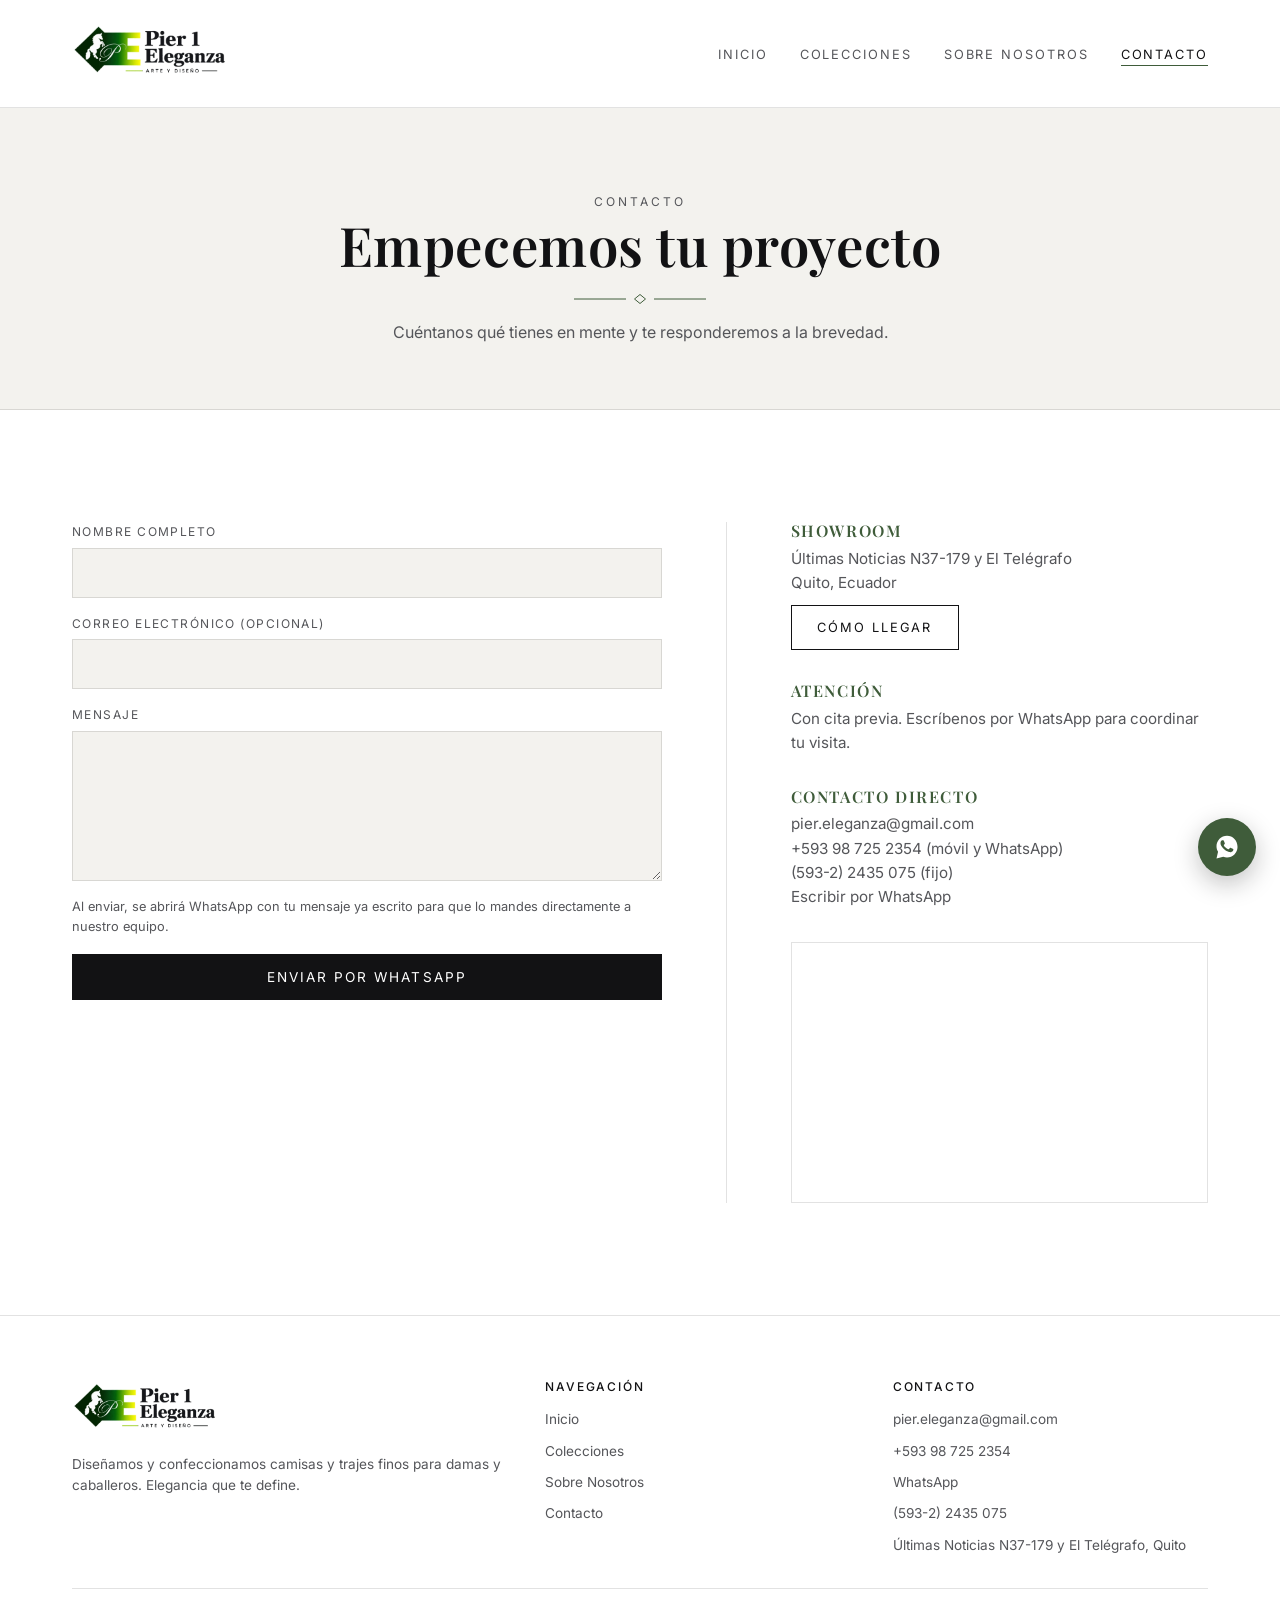
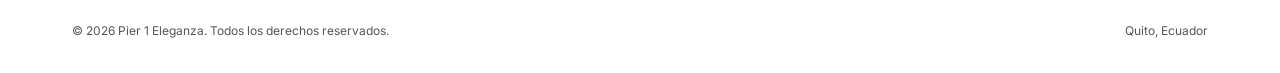
<file: contacto.html>
<!DOCTYPE html>
<html lang="es">
<head>
  <meta charset="UTF-8">
  <meta name="viewport" content="width=device-width, initial-scale=1.0">
  <meta name="theme-color" content="#ffffff">
  <script>document.documentElement.classList.add('js');</script>
  <title>Contacto y Ubicación — Pier 1 Eleganza, Quito</title>
  <meta name="description" content="Escríbenos por WhatsApp o visítanos en Últimas Noticias N37-179 y El Telégrafo, Quito. Agenda tu cita para camisas y trajes a medida.">
  <link rel="canonical" href="https://pauljkdy33.github.io/pier1-eleganza/contacto.html">

  <meta property="og:type" content="website">
  <meta property="og:title" content="Contacto y Ubicación — Pier 1 Eleganza, Quito">
  <meta property="og:description" content="Escríbenos por WhatsApp o visítanos en Últimas Noticias N37-179 y El Telégrafo, Quito. Agenda tu cita para camisas y trajes a medida.">
  <meta property="og:image" content="https://pauljkdy33.github.io/pier1-eleganza/assets/img/og-image.jpg">
  <meta property="og:url" content="https://pauljkdy33.github.io/pier1-eleganza/contacto.html">
  <meta property="og:locale" content="es_EC">
  <meta name="twitter:card" content="summary_large_image">

  <link rel="icon" type="image/png" sizes="128x128" href="assets/img/favicon-128.png">
  <link rel="apple-touch-icon" href="assets/img/apple-touch-icon.png">
  <link rel="preconnect" href="https://fonts.googleapis.com">
  <link rel="preconnect" href="https://fonts.gstatic.com" crossorigin>
  <link href="https://fonts.googleapis.com/css2?family=Playfair+Display:wght@500;600&family=Inter:wght@400;500&family=Great+Vibes&display=swap" rel="stylesheet">
  <link rel="stylesheet" href="assets/css/styles.css">
</head>
<body>

  <a class="skip-link" href="#contenido">Saltar al contenido</a>
  <div class="scroll-progress" aria-hidden="true"></div>

  <header class="site-header">
    <nav class="nav container">
      <a href="index.html" class="brand"><img src="assets/img/logo-onlight.webp" width="480" height="192" alt="Pier 1 Eleganza"></a>
      <button class="nav-toggle" aria-label="Abrir menú" aria-expanded="false" aria-controls="menu-principal">
        <span></span><span></span><span></span>
      </button>
      <ul class="nav-links" id="menu-principal">
        <li><a href="index.html">Inicio</a></li>
        <li><a href="colecciones.html">Colecciones</a></li>
        <li><a href="nosotros.html">Sobre Nosotros</a></li>
        <li><a href="contacto.html">Contacto</a></li>
      </ul>
    </nav>
  </header>

  <main id="contenido">
    <section class="page-hero">
      <div class="container">
        <p class="eyebrow">Contacto</p>
        <h1>Empecemos tu proyecto</h1>
        <p>Cuéntanos qué tienes en mente y te responderemos a la brevedad.</p>
      </div>
    </section>

    <section class="section">
      <div class="container">
        <div class="contact-grid">
          <div class="reveal">
            <form class="contact-form" id="contact-form" novalidate>
              <div class="form-group">
                <label for="name">Nombre completo</label>
                <input type="text" id="name" name="name" required autocomplete="name">
              </div>
              <div class="form-group">
                <label for="email">Correo electrónico (opcional)</label>
                <input type="email" id="email" name="email" autocomplete="email" inputmode="email" spellcheck="false">
              </div>
              <div class="form-group">
                <label for="message">Mensaje</label>
                <textarea id="message" name="message" required autocomplete="off"></textarea>
              </div>
              <p class="form-note" id="form-note">Al enviar, se abrirá WhatsApp con tu mensaje ya escrito para que lo mandes directamente a nuestro equipo.</p>
              <p class="form-error" id="form-error" role="alert" hidden>Escribe tu nombre y tu mensaje para poder enviarlos por WhatsApp.</p>
              <button type="submit" class="btn btn-primary">Enviar por WhatsApp</button>
              <div class="form-success" id="form-success" role="status" aria-live="polite">Se abrió WhatsApp con tu mensaje. Solo falta que presiones enviar.</div>
            </form>
          </div>

          <aside class="contact-info reveal">
            <div>
              <h2>Showroom</h2>
              <p>Últimas Noticias N37-179 y El Telégrafo<br>Quito, Ecuador</p>
              <p><a class="btn btn-outline" href="https://www.google.com/maps/search/?api=1&amp;query=%C3%9Altimas%20Noticias%20N37-179%20y%20El%20Tel%C3%A9grafo%2C%20Quito%2C%20Ecuador" target="_blank" rel="noopener">Cómo llegar</a></p>
            </div>
            <div>
              <h2>Atención</h2>
              <p>Con cita previa. Escríbenos por WhatsApp para coordinar tu visita.</p>
            </div>
            <div>
              <h2>Contacto directo</h2>
              <p><a href="mailto:pier.eleganza@gmail.com">pier.eleganza@gmail.com</a></p>
              <p><a href="tel:+593987252354">+593 98 725 2354</a> (móvil y WhatsApp)</p>
              <p><a href="tel:+59322435075">(593-2) 2435 075</a> (fijo)</p>
              <p><a href="https://wa.me/593987252354?text=Hola%2C%20quisiera%20informaci%C3%B3n%20sobre%20camisas%20y%20trajes%20a%20medida" target="_blank" rel="noopener">Escribir por WhatsApp</a></p>
            </div>
            <div class="map-frame">
              <iframe
                title="Ubicación de Pier 1 Eleganza en Quito"
                src="https://www.google.com/maps?q=%C3%9Altimas%20Noticias%20N37-179%20y%20El%20Tel%C3%A9grafo%2C%20Quito%2C%20Ecuador&output=embed"
                loading="lazy"
                referrerpolicy="no-referrer-when-downgrade">
              </iframe>
            </div>
          </aside>
        </div>
      </div>
    </section>
  </main>

  <footer class="site-footer">
    <div class="container">
      <div class="footer-grid">
        <div class="footer-brand">
          <a href="index.html" class="brand"><img src="assets/img/logo-onlight.webp" width="480" height="192" alt="Pier 1 Eleganza"></a>
          <p>Diseñamos y confeccionamos camisas y trajes finos para damas y caballeros. Elegancia que te define.</p>
        </div>
        <div class="footer-col">
          <h3>Navegación</h3>
          <ul>
            <li><a href="index.html">Inicio</a></li>
            <li><a href="colecciones.html">Colecciones</a></li>
            <li><a href="nosotros.html">Sobre Nosotros</a></li>
            <li><a href="contacto.html">Contacto</a></li>
          </ul>
        </div>
        <div class="footer-col">
          <h3>Contacto</h3>
          <ul>
            <li><a href="mailto:pier.eleganza@gmail.com">pier.eleganza@gmail.com</a></li>
            <li><a href="tel:+593987252354">+593 98 725 2354</a></li>
            <li><a href="https://wa.me/593987252354?text=Hola%2C%20quisiera%20informaci%C3%B3n%20sobre%20camisas%20y%20trajes%20a%20medida" target="_blank" rel="noopener">WhatsApp</a></li>
            <li><a href="tel:+59322435075">(593-2) 2435 075</a></li>
            <li>Últimas Noticias N37-179 y El Telégrafo, Quito</li>
          </ul>
        </div>
      </div>
      <div class="footer-bottom">
        <p>&copy; <span id="current-year"></span> Pier 1 Eleganza. Todos los derechos reservados.</p>
        <p>Quito, Ecuador</p>
      </div>
    </div>
  </footer>

  <a class="whatsapp-float" href="https://wa.me/593987252354?text=Hola%2C%20quisiera%20informaci%C3%B3n%20sobre%20camisas%20y%20trajes%20a%20medida" target="_blank" rel="noopener" aria-label="Contactar por WhatsApp">
    <svg viewBox="0 0 32 32" aria-hidden="true"><path d="M16.02 3C9.4 3 4 8.4 4 15.02c0 2.35.65 4.55 1.78 6.44L4 29l7.7-1.75a12.9 12.9 0 004.3.75h.02c6.62 0 12.02-5.4 12.02-12.02C28.04 8.4 22.64 3 16.02 3zm7.06 17.1c-.3.85-1.5 1.57-2.46 1.77-.65.13-1.5.24-4.36-.93-3.66-1.5-6.02-5.2-6.2-5.44-.18-.24-1.48-1.97-1.48-3.76 0-1.79.94-2.67 1.27-3.03.33-.36.72-.45.96-.45.24 0 .48 0 .69.01.22.01.52-.08.81.62.3.72 1.02 2.5 1.11 2.68.09.18.15.4.03.64-.12.24-.18.4-.36.61-.18.21-.38.47-.54.63-.18.18-.37.38-.16.74.21.36.94 1.55 2.02 2.51 1.39 1.24 2.56 1.62 2.92 1.8.36.18.57.15.78-.09.21-.24.9-1.05 1.14-1.41.24-.36.48-.3.81-.18.33.12 2.1.99 2.46 1.17.36.18.6.27.69.42.09.15.09.85-.21 1.7z"/></svg>
  </a>

  <script src="assets/js/main.js"></script>
</body>
</html>
</file>
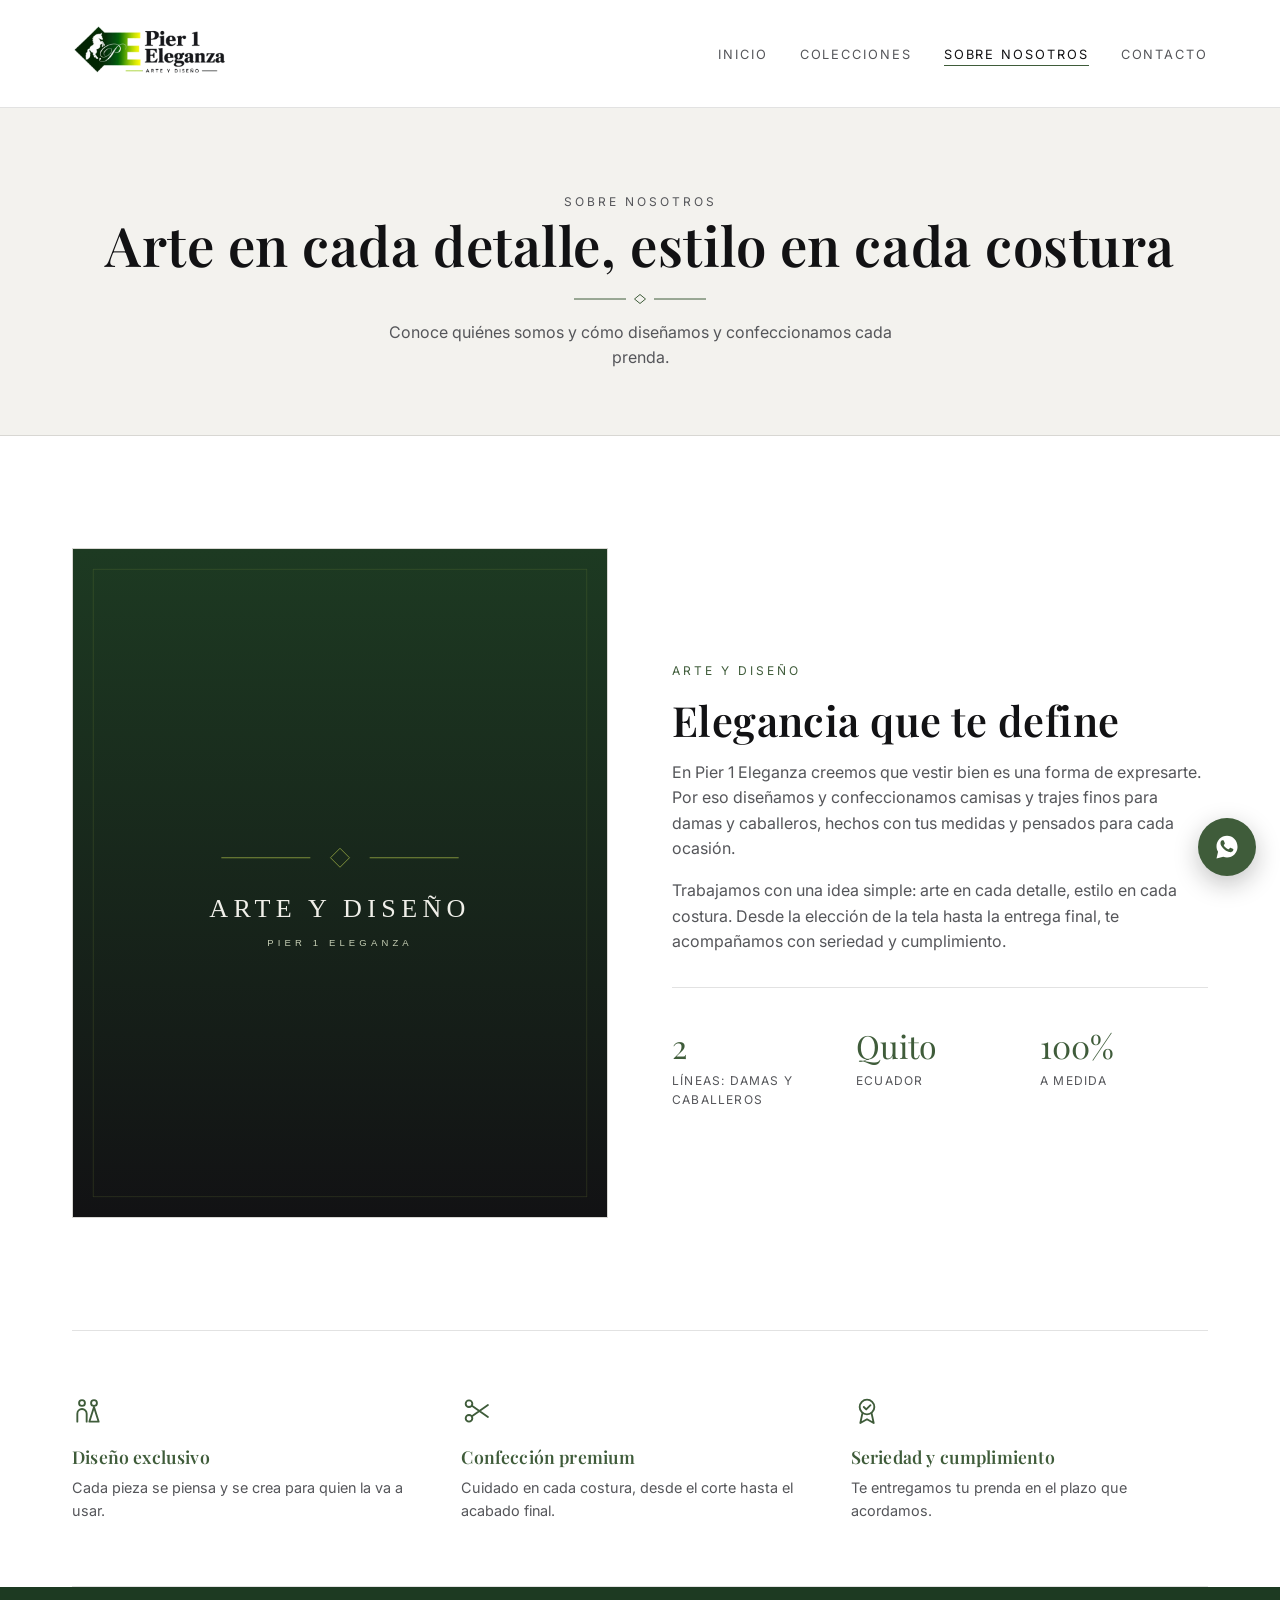
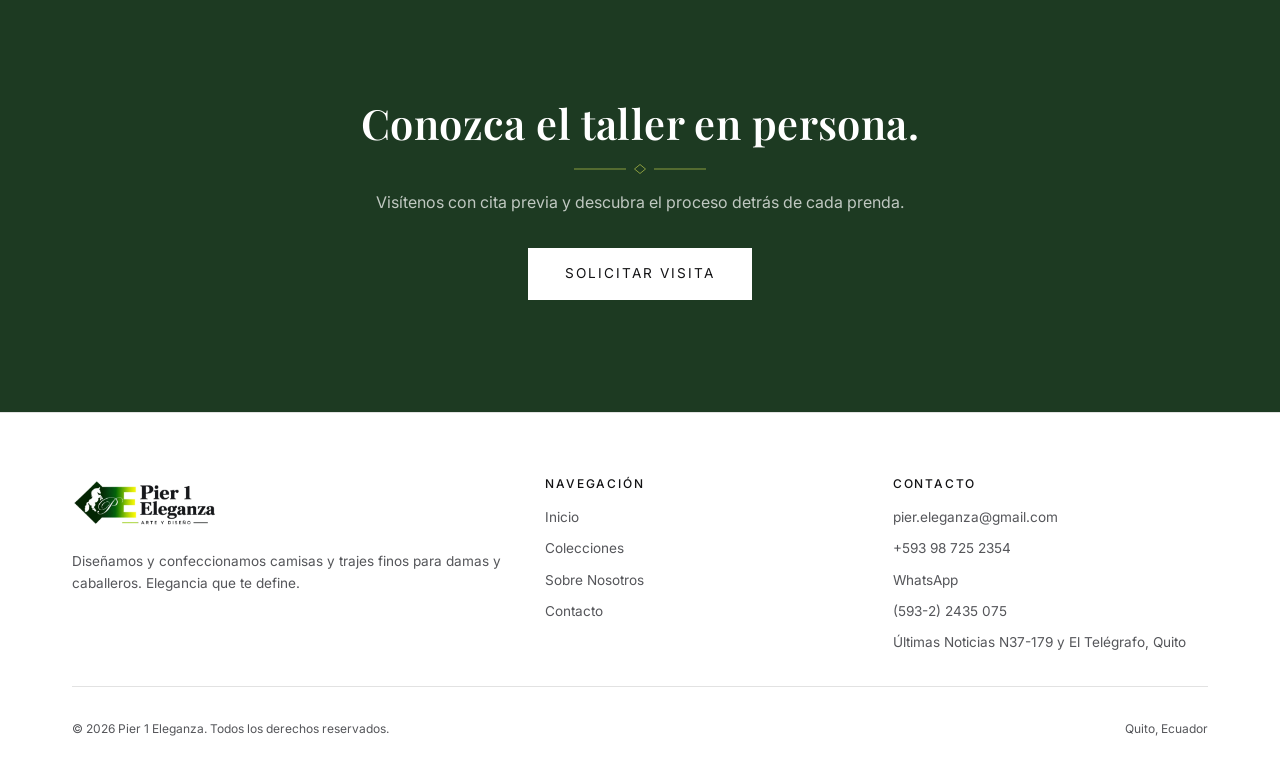
<file: nosotros.html>
<!DOCTYPE html>
<html lang="es">
<head>
  <meta charset="UTF-8">
  <meta name="viewport" content="width=device-width, initial-scale=1.0">
  <meta name="theme-color" content="#ffffff">
  <script>document.documentElement.classList.add('js');</script>
  <title>Sobre Nosotros — Sastrería Pier 1 Eleganza en Quito</title>
  <meta name="description" content="Conoce Pier 1 Eleganza, sastrería en Quito: arte en cada detalle y estilo en cada costura, con seriedad y cumplimiento.">
  <link rel="canonical" href="https://pauljkdy33.github.io/pier1-eleganza/nosotros.html">

  <meta property="og:type" content="website">
  <meta property="og:title" content="Sobre Nosotros — Sastrería Pier 1 Eleganza en Quito">
  <meta property="og:description" content="Conoce Pier 1 Eleganza, sastrería en Quito: arte en cada detalle y estilo en cada costura, con seriedad y cumplimiento.">
  <meta property="og:image" content="https://pauljkdy33.github.io/pier1-eleganza/assets/img/og-image.jpg">
  <meta property="og:url" content="https://pauljkdy33.github.io/pier1-eleganza/nosotros.html">
  <meta property="og:locale" content="es_EC">
  <meta name="twitter:card" content="summary_large_image">

  <link rel="icon" type="image/png" sizes="128x128" href="assets/img/favicon-128.png">
  <link rel="apple-touch-icon" href="assets/img/apple-touch-icon.png">
  <link rel="preconnect" href="https://fonts.googleapis.com">
  <link rel="preconnect" href="https://fonts.gstatic.com" crossorigin>
  <link href="https://fonts.googleapis.com/css2?family=Playfair+Display:wght@500;600&family=Inter:wght@400;500&family=Great+Vibes&display=swap" rel="stylesheet">
  <link rel="stylesheet" href="assets/css/styles.css">
</head>
<body>

  <a class="skip-link" href="#contenido">Saltar al contenido</a>
  <div class="scroll-progress" aria-hidden="true"></div>

  <header class="site-header">
    <nav class="nav container">
      <a href="index.html" class="brand"><img src="assets/img/logo-onlight.webp" width="480" height="192" alt="Pier 1 Eleganza"></a>
      <button class="nav-toggle" aria-label="Abrir menú" aria-expanded="false" aria-controls="menu-principal">
        <span></span><span></span><span></span>
      </button>
      <ul class="nav-links" id="menu-principal">
        <li><a href="index.html">Inicio</a></li>
        <li><a href="colecciones.html">Colecciones</a></li>
        <li><a href="nosotros.html">Sobre Nosotros</a></li>
        <li><a href="contacto.html">Contacto</a></li>
      </ul>
    </nav>
  </header>

  <main id="contenido">
    <section class="page-hero">
      <div class="container">
        <p class="eyebrow">Sobre nosotros</p>
        <h1>Arte en cada detalle, estilo en cada costura</h1>
        <p>Conoce quiénes somos y cómo diseñamos y confeccionamos cada prenda.</p>
      </div>
    </section>

    <section class="section">
      <div class="container">
        <div class="about-grid">
          <div class="about-media reveal">
            <img src="assets/img/about-placeholder.svg" width="900" height="1125" alt="Interior del taller Pier 1 Eleganza" loading="lazy">
          </div>
          <div class="about-text reveal">
            <p class="eyebrow">Arte y diseño</p>
            <h2>Elegancia que te define</h2>
            <p>En Pier 1 Eleganza creemos que vestir bien es una forma de expresarte. Por eso diseñamos y confeccionamos camisas y trajes finos para damas y caballeros, hechos con tus medidas y pensados para cada ocasión.</p>
            <p>Trabajamos con una idea simple: arte en cada detalle, estilo en cada costura. Desde la elección de la tela hasta la entrega final, te acompañamos con seriedad y cumplimiento.</p>
            <div class="about-stats">
              <div>
                <div class="stat-value">2</div>
                <div class="stat-label">Líneas: damas y caballeros</div>
              </div>
              <div>
                <div class="stat-value">Quito</div>
                <div class="stat-label">Ecuador</div>
              </div>
              <div>
                <div class="stat-value">100%</div>
                <div class="stat-label">A medida</div>
              </div>
            </div>
          </div>
        </div>
      </div>
    </section>

    <section class="container">
      <div class="values-strip">
        <div class="value-item reveal">
          <div class="value-icon" aria-hidden="true"><svg viewBox="0 0 24 24"><circle cx="7.5" cy="6" r="2.2"/><path d="M4 20v-6a3.5 3.5 0 0 1 7 0v6"/><circle cx="16.5" cy="6" r="2.2"/><path d="M16.5 9 13 20h7z"/></svg></div>
          <h3>Diseño exclusivo</h3>
          <p>Cada pieza se piensa y se crea para quien la va a usar.</p>
        </div>
        <div class="value-item reveal">
          <div class="value-icon" aria-hidden="true"><svg viewBox="0 0 24 24"><circle cx="6" cy="6.5" r="2.5"/><circle cx="6" cy="17.5" r="2.5"/><path d="M8.2 8l12 8.5M8.2 16l12-8.5"/></svg></div>
          <h3>Confección premium</h3>
          <p>Cuidado en cada costura, desde el corte hasta el acabado final.</p>
        </div>
        <div class="value-item reveal">
          <div class="value-icon" aria-hidden="true"><svg viewBox="0 0 24 24"><circle cx="12" cy="9" r="5.5"/><path d="M9.6 9l1.8 1.8 3.2-3.2"/><path d="M8.5 14 7 21l5-2.8 5 2.8-1.5-7"/></svg></div>
          <h3>Seriedad y cumplimiento</h3>
          <p>Te entregamos tu prenda en el plazo que acordamos.</p>
        </div>
      </div>
    </section>

    <section class="cta-band">
      <div class="container reveal">
        <h2>Conozca el taller en persona.</h2>
        <p>Visítenos con cita previa y descubra el proceso detrás de cada prenda.</p>
        <a href="contacto.html" class="btn btn-primary">Solicitar visita</a>
      </div>
    </section>
  </main>

  <footer class="site-footer">
    <div class="container">
      <div class="footer-grid">
        <div class="footer-brand">
          <a href="index.html" class="brand"><img src="assets/img/logo-onlight.webp" width="480" height="192" alt="Pier 1 Eleganza"></a>
          <p>Diseñamos y confeccionamos camisas y trajes finos para damas y caballeros. Elegancia que te define.</p>
        </div>
        <div class="footer-col">
          <h3>Navegación</h3>
          <ul>
            <li><a href="index.html">Inicio</a></li>
            <li><a href="colecciones.html">Colecciones</a></li>
            <li><a href="nosotros.html">Sobre Nosotros</a></li>
            <li><a href="contacto.html">Contacto</a></li>
          </ul>
        </div>
        <div class="footer-col">
          <h3>Contacto</h3>
          <ul>
            <li><a href="mailto:pier.eleganza@gmail.com">pier.eleganza@gmail.com</a></li>
            <li><a href="tel:+593987252354">+593 98 725 2354</a></li>
            <li><a href="https://wa.me/593987252354?text=Hola%2C%20quisiera%20informaci%C3%B3n%20sobre%20camisas%20y%20trajes%20a%20medida" target="_blank" rel="noopener">WhatsApp</a></li>
            <li><a href="tel:+59322435075">(593-2) 2435 075</a></li>
            <li>Últimas Noticias N37-179 y El Telégrafo, Quito</li>
          </ul>
        </div>
      </div>
      <div class="footer-bottom">
        <p>&copy; <span id="current-year"></span> Pier 1 Eleganza. Todos los derechos reservados.</p>
        <p>Quito, Ecuador</p>
      </div>
    </div>
  </footer>

  <a class="whatsapp-float" href="https://wa.me/593987252354?text=Hola%2C%20quisiera%20informaci%C3%B3n%20sobre%20camisas%20y%20trajes%20a%20medida" target="_blank" rel="noopener" aria-label="Contactar por WhatsApp">
    <svg viewBox="0 0 32 32" aria-hidden="true"><path d="M16.02 3C9.4 3 4 8.4 4 15.02c0 2.35.65 4.55 1.78 6.44L4 29l7.7-1.75a12.9 12.9 0 004.3.75h.02c6.62 0 12.02-5.4 12.02-12.02C28.04 8.4 22.64 3 16.02 3zm7.06 17.1c-.3.85-1.5 1.57-2.46 1.77-.65.13-1.5.24-4.36-.93-3.66-1.5-6.02-5.2-6.2-5.44-.18-.24-1.48-1.97-1.48-3.76 0-1.79.94-2.67 1.27-3.03.33-.36.72-.45.96-.45.24 0 .48 0 .69.01.22.01.52-.08.81.62.3.72 1.02 2.5 1.11 2.68.09.18.15.4.03.64-.12.24-.18.4-.36.61-.18.21-.38.47-.54.63-.18.18-.37.38-.16.74.21.36.94 1.55 2.02 2.51 1.39 1.24 2.56 1.62 2.92 1.8.36.18.57.15.78-.09.21-.24.9-1.05 1.14-1.41.24-.36.48-.3.81-.18.33.12 2.1.99 2.46 1.17.36.18.6.27.69.42.09.15.09.85-.21 1.7z"/></svg>
  </a>

  <script src="assets/js/main.js"></script>
</body>
</html>
</file>
<file: assets/css/styles.css>
/* ==========================================================================
   Pier 1 Eleganza — Hoja de estilos principal
   ========================================================================== */

:root {
  /* Paleta de marca: editorial blanco/negro con acento verde del logo */
  --color-black: #121214;
  --color-black-soft: #1c1c1f;
  --color-charcoal: #26262a;
  --color-white: #ffffff;

  --color-accent: #3f5c3a; /* verde profundo del logo — para texto/acentos sobre fondo claro */
  --color-accent-strong: #8a9c3f; /* verde-lima del logo — solo sobre fondo oscuro o como bg */

  --color-bg: var(--color-white);
  --color-bg-alt: #f3f2ee;
  --color-text: var(--color-black);
  --color-text-muted: #55565a;
  --color-green-deep: #1d3a22; /* verde oscuro del logo para franjas de marca */
  --color-border: rgba(18, 18, 20, 0.12);

  /* Tipografía */
  --font-serif: 'Playfair Display', Georgia, 'Times New Roman', serif;
  --font-sans: 'Inter', -apple-system, BlinkMacSystemFont, 'Segoe UI', sans-serif;

  /* Espaciado */
  --space-xs: 0.5rem;
  --space-sm: 1rem;
  --space-md: 2rem;
  --space-lg: 4rem;
  --space-xl: 7rem;

  /* Layout */
  --max-width: 1200px;
  --header-height: 112px;
  --transition: 0.35s cubic-bezier(0.4, 0, 0.2, 1);
}

/* ---------- Reset ---------- */
*,
*::before,
*::after {
  box-sizing: border-box;
  margin: 0;
  padding: 0;
}

html {
  scroll-behavior: smooth;
  -webkit-text-size-adjust: 100%;
}

body {
  background: var(--color-bg);
  color: var(--color-text);
  font-family: var(--font-sans);
  font-weight: 400;
  line-height: 1.6;
  overflow-x: hidden;
}

img {
  max-width: 100%;
  display: block;
}

a {
  color: inherit;
  text-decoration: none;
}

ul,
ol {
  list-style: none;
}

button {
  font-family: inherit;
  cursor: pointer;
  border: none;
  background: none;
}

input,
textarea {
  font-family: inherit;
}

.container {
  width: 100%;
  max-width: var(--max-width);
  margin: 0 auto;
  padding: 0 var(--space-md);
}

@media (max-width: 640px) {
  .container {
    padding: 0 var(--space-sm);
  }
}

h1, h2, h3, h4 {
  font-family: var(--font-serif);
  font-weight: 600;
  letter-spacing: 0.01em;
  line-height: 1.15;
}

.eyebrow {
  display: inline-block;
  font-size: 0.75rem;
  letter-spacing: 0.25em;
  text-transform: uppercase;
  color: var(--color-accent);
  margin-bottom: var(--space-sm);
}

.section {
  padding: var(--space-xl) 0;
}

.section-head {
  max-width: 640px;
  margin: 0 auto var(--space-lg);
  text-align: center;
}

.section-head h2 {
  font-size: clamp(2rem, 4vw, 2.75rem);
  margin-bottom: var(--space-sm);
}

.section-head p {
  color: var(--color-text-muted);
  font-size: 1.05rem;
}

/* ---------- Botones ---------- */
.btn {
  display: inline-flex;
  align-items: center;
  justify-content: center;
  gap: 0.5rem;
  padding: 0.9rem 2.2rem;
  font-size: 0.85rem;
  letter-spacing: 0.15em;
  text-transform: uppercase;
  border: 1px solid var(--color-black);
  transition: background var(--transition), color var(--transition), border-color var(--transition), transform var(--transition);
}

.btn-primary {
  background: var(--color-black);
  color: var(--color-white);
}

.btn-primary:hover {
  background: transparent;
  color: var(--color-black);
}

.btn-outline {
  background: transparent;
  color: var(--color-black);
  border-color: var(--color-border);
}

.btn-outline:hover {
  border-color: var(--color-black);
  color: var(--color-accent);
}

/* Variantes para botones sobre fondos oscuros (hero / cta-band) */
.hero .btn-primary,
.cta-band .btn-primary {
  background: var(--color-white);
  color: var(--color-black);
  border-color: var(--color-white);
}

.hero .btn-primary:hover,
.cta-band .btn-primary:hover {
  background: #f3f2ee;
  border-color: #f3f2ee;
  color: var(--color-black);
  transform: translateY(-2px);
}

.hero .btn-outline,
.cta-band .btn-outline {
  color: var(--color-white);
  border-color: rgba(255, 255, 255, 0.55);
}

.hero .btn-outline:hover,
.cta-band .btn-outline:hover {
  background: var(--color-white);
  border-color: var(--color-white);
  color: var(--color-black);
  transform: translateY(-2px);
}

/* ---------- Header / Navbar ---------- */
.site-header {
  position: fixed;
  top: 0;
  left: 0;
  right: 0;
  z-index: 100;
  padding: 1.4rem 0;
  background: var(--color-white);
  border-bottom: 1px solid var(--color-border);
  transition: padding var(--transition), box-shadow var(--transition);
}

.site-header.is-scrolled {
  padding: 0.85rem 0;
  box-shadow: 0 4px 20px rgba(18, 18, 20, 0.06);
}

.nav {
  display: flex;
  align-items: center;
  justify-content: space-between;
}

.brand {
  font-family: var(--font-serif);
  font-size: 1.35rem;
  letter-spacing: 0.08em;
  display: flex;
  align-items: center;
  gap: 0.35rem;
}

.brand img {
  display: block;
  height: 62px;
  width: auto;
}

.footer-brand .brand img {
  height: 58px;
}

.nav-links {
  display: flex;
  gap: var(--space-md);
  align-items: center;
}

.nav-links a {
  font-size: 0.8rem;
  letter-spacing: 0.15em;
  text-transform: uppercase;
  color: var(--color-text-muted);
  position: relative;
  padding-bottom: 4px;
  transition: color var(--transition);
}

.nav-links a::after {
  content: '';
  position: absolute;
  left: 0;
  bottom: 0;
  width: 0;
  height: 1px;
  background: var(--color-accent);
  transition: width var(--transition);
}

.nav-links a:hover,
.nav-links a.active {
  color: var(--color-black);
}

.nav-links a:hover::after,
.nav-links a.active::after {
  width: 100%;
}

.nav-toggle {
  display: none;
  flex-direction: column;
  gap: 5px;
  z-index: 110;
}

.nav-toggle span {
  width: 26px;
  height: 1px;
  background: var(--color-black);
  transition: transform var(--transition), opacity var(--transition), background var(--transition);
}

@media (max-width: 860px) {
  .nav-toggle {
    display: flex;
  }

  .nav-links {
    position: fixed;
    inset: 0;
    background: var(--color-black);
    flex-direction: column;
    justify-content: center;
    gap: var(--space-lg);
    transform: translateX(100%);
    transition: transform var(--transition);
  }

  .nav-links.is-open {
    transform: translateX(0);
  }

  .nav-links a {
    font-size: 1rem;
    color: rgba(255, 255, 255, 0.75);
  }

  .nav-links a:hover,
  .nav-links a.active {
    color: var(--color-white);
  }

  .nav-toggle.is-open span {
    background: var(--color-white);
  }

  .nav-toggle.is-open span:nth-child(1) {
    transform: translateY(6px) rotate(45deg);
  }

  .nav-toggle.is-open span:nth-child(2) {
    opacity: 0;
  }

  .nav-toggle.is-open span:nth-child(3) {
    transform: translateY(-6px) rotate(-45deg);
  }
}

/* ---------- Hero ---------- */
.hero {
  position: relative;
  min-height: min(86vh, 860px);
  padding-top: var(--header-height);
  display: flex;
  align-items: center;
  justify-content: center;
  text-align: center;
  overflow: hidden;
  background: var(--color-black);
  color: var(--color-white);
}

.hero-media {
  position: absolute;
  inset: -22% 0 0 0;
  z-index: 0;
  will-change: transform;
}

.hero-media img {
  width: 100%;
  height: 100%;
  object-fit: cover;
  object-position: center 38%;
  opacity: 0.7;
}

.hero-media::after {
  content: '';
  position: absolute;
  inset: 0;
  background:
    radial-gradient(ellipse 60% 42% at 50% 62%, rgba(10, 10, 11, 0.6) 0%, rgba(10, 10, 11, 0) 100%),
    linear-gradient(180deg, rgba(10, 10, 11, 0.5) 0%, rgba(10, 10, 11, 0.4) 100%);
}

.hero-content {
  position: relative;
  z-index: 1;
  max-width: 780px;
  padding: 0 var(--space-md);
}

.hero-content {
  will-change: opacity, transform;
}

.hero-content .eyebrow {
  color: rgba(255, 255, 255, 0.82);
}

.hero-content .eyebrow::before {
  content: '';
  display: inline-block;
  width: 28px;
  height: 1px;
  margin-right: 0.9rem;
  vertical-align: middle;
  background: var(--color-accent-strong);
}

.hero-title {
  font-size: clamp(2.6rem, 7vw, 5.2rem);
  margin-bottom: var(--space-sm);
  color: var(--color-white);
  text-shadow: 0 2px 24px rgba(0, 0, 0, 0.35);
}

.hero-tagline {
  font-size: clamp(1rem, 1.6vw, 1.25rem);
  color: rgba(255, 255, 255, 0.92);
  text-shadow: 0 1px 14px rgba(0, 0, 0, 0.6);
  font-weight: 400;
  max-width: 560px;
  margin: 0 auto var(--space-md);
}

.hero-actions {
  display: flex;
  justify-content: center;
  gap: var(--space-sm);
  flex-wrap: wrap;
}

.scroll-cue {
  position: absolute;
  bottom: var(--space-md);
  left: 50%;
  transform: translateX(-50%);
  z-index: 1;
  width: 1px;
  height: 60px;
  background: linear-gradient(180deg, transparent, rgba(255, 255, 255, 0.6) 60%, transparent);
  opacity: 0.6;
  animation: cue-pulse 2.4s ease-in-out infinite;
}

@keyframes cue-pulse {
  0%, 100% { opacity: 0.25; transform: translateX(-50%) scaleY(0.7); }
  50% { opacity: 0.7; transform: translateX(-50%) scaleY(1); }
}

/* ---------- Page hero (páginas internas) ---------- */
.page-hero {
  padding: calc(var(--header-height) + var(--space-lg)) 0 var(--space-lg);
  text-align: center;
  border-bottom: 1px solid var(--color-border);
  background: var(--color-bg-alt);
}

.page-hero h1 {
  font-size: clamp(2.2rem, 5vw, 3.4rem);
}

.page-hero p {
  color: var(--color-text-muted);
  max-width: 560px;
  margin: var(--space-sm) auto 0;
}

/* ---------- Grid de servicios ---------- */
.services-grid {
  display: grid;
  grid-template-columns: repeat(auto-fit, minmax(250px, 1fr));
  gap: var(--space-md);
}

.service-card {
  background: var(--color-bg-alt);
  border: 1px solid var(--color-border);
  padding: var(--space-md);
  transition: transform var(--transition), border-color var(--transition), background var(--transition), box-shadow var(--transition);
}

.service-card:hover {
  transform: translateY(-6px);
  border-color: var(--color-accent);
  background: var(--color-white);
  box-shadow: 0 16px 32px rgba(18, 18, 20, 0.08);
}

.service-icon {
  width: 52px;
  height: 52px;
  margin-bottom: var(--space-sm);
  display: flex;
  align-items: center;
  justify-content: center;
  border: 1px solid var(--color-black);
  border-radius: 50%;
  color: var(--color-accent);
}

.service-icon svg {
  width: 24px;
  height: 24px;
  stroke: currentColor;
  fill: none;
}

.service-card h3 {
  font-size: 1.3rem;
  margin-bottom: var(--space-xs);
}

.service-card p {
  color: var(--color-text-muted);
  font-size: 0.95rem;
}

/* ---------- Sobre nosotros ---------- */
.about-grid {
  display: grid;
  grid-template-columns: 1fr 1fr;
  gap: var(--space-lg);
  align-items: center;
}

.about-media {
  aspect-ratio: 4 / 5;
  overflow: hidden;
  background: var(--color-bg-alt);
  border: 1px solid var(--color-border);
}

.about-media img {
  width: 100%;
  height: 100%;
  object-fit: cover;
}

.about-text .eyebrow {
  color: var(--color-accent);
}

.about-text h2 {
  font-size: clamp(1.9rem, 3.6vw, 2.6rem);
  margin-bottom: var(--space-sm);
}

.about-text p {
  color: var(--color-text-muted);
  margin-bottom: var(--space-sm);
}

.about-stats {
  display: grid;
  grid-template-columns: repeat(3, 1fr);
  gap: var(--space-sm);
  margin-top: var(--space-md);
  border-top: 1px solid var(--color-border);
  padding-top: var(--space-md);
}

.stat-value {
  font-family: var(--font-serif);
  font-size: 2rem;
  color: var(--color-accent);
}

.stat-label {
  font-size: 0.75rem;
  letter-spacing: 0.1em;
  text-transform: uppercase;
  color: var(--color-text-muted);
}

@media (max-width: 860px) {
  .about-grid {
    grid-template-columns: 1fr;
  }
}

/* ---------- Valores / franja ---------- */
.values-strip {
  display: grid;
  grid-template-columns: repeat(auto-fit, minmax(200px, 1fr));
  gap: var(--space-md);
  border-top: 1px solid var(--color-border);
  border-bottom: 1px solid var(--color-border);
  padding: var(--space-lg) 0;
}

.value-item h3 {
  font-size: 1.1rem;
  margin-bottom: var(--space-xs);
  color: var(--color-accent);
}

.value-item p {
  color: var(--color-text-muted);
  font-size: 0.9rem;
}

/* ---------- Nuestro Proceso (pasos numerados) ---------- */
.process-section {
  background: var(--color-bg-alt);
}

.process-list {
  border-top: 1px solid var(--color-border);
  max-width: 860px;
  margin: 0 auto;
}

.process-step {
  display: grid;
  grid-template-columns: 90px 1fr;
  gap: var(--space-md);
  padding: var(--space-md) 0;
  border-bottom: 1px solid var(--color-border);
}

.process-number {
  font-family: var(--font-serif);
  font-size: 2.25rem;
  color: var(--color-accent);
  line-height: 1;
}

.process-body h3 {
  font-size: 1.25rem;
  margin-bottom: 0.4rem;
}

.process-body p {
  color: var(--color-text-muted);
  font-size: 0.95rem;
  max-width: 560px;
}

@media (max-width: 640px) {
  .process-step {
    grid-template-columns: 50px 1fr;
    gap: var(--space-sm);
  }

  .process-number {
    font-size: 1.6rem;
  }
}

/* ---------- Promoción ---------- */
.promo-grid {
  display: grid;
  grid-template-columns: 1fr 1fr;
  gap: var(--space-lg);
  align-items: center;
}

.promo-media img {
  width: 100%;
  height: auto;
  border: 1px solid var(--color-border);
}

.promo-text h2 {
  font-size: clamp(1.8rem, 3.4vw, 2.5rem);
  margin-bottom: var(--space-sm);
}

.promo-text p:not(.eyebrow) {
  color: var(--color-text-muted);
  margin-bottom: var(--space-md);
}

@media (max-width: 860px) {
  .promo-grid {
    grid-template-columns: 1fr;
  }
}

/* ---------- Bloque de trajes a medida (foto vertical + texto) ---------- */
.feature-split {
  background: var(--color-bg-alt);
}

.feature-grid {
  display: grid;
  grid-template-columns: 0.85fr 1.15fr;
  gap: var(--space-lg);
  align-items: center;
}

.feature-photo img {
  width: 100%;
  height: auto;
  aspect-ratio: 4 / 5;
  object-fit: cover;
}

.feature-text h2 {
  font-size: clamp(1.9rem, 4vw, 3rem);
  margin-bottom: var(--space-sm);
}

.feature-text p:not(.eyebrow) {
  color: var(--color-text-muted);
  max-width: 520px;
  margin-bottom: var(--space-md);
}

@media (max-width: 860px) {
  .feature-grid {
    grid-template-columns: 1fr;
  }
}

/* ---------- Galería de categorías (pantalla completa) ---------- */
.category-showcase {
  display: flex;
  flex-direction: column;
  gap: var(--space-xl);
}

.category-block {
  display: grid;
  gap: var(--space-sm);
}

.category-media {
  aspect-ratio: 16 / 8;
  overflow: hidden;
  background: var(--color-bg-alt);
}

.category-media img {
  width: 100%;
  height: 100%;
  object-fit: cover;
  transition: transform 0.6s ease;
}

.category-block:hover .category-media img {
  transform: scale(1.03);
}

.category-caption {
  text-align: center;
  max-width: 520px;
  margin: 0 auto;
}

.category-caption h3 {
  font-size: clamp(1.6rem, 3vw, 2.2rem);
  margin-bottom: 0.4rem;
}

.category-caption p {
  color: var(--color-text-muted);
}

@media (max-width: 640px) {
  .category-media {
    aspect-ratio: 4 / 3;
  }
}

/* ---------- Contacto ---------- */
.contact-grid {
  display: grid;
  grid-template-columns: 1.1fr 0.9fr;
  gap: var(--space-lg);
}

.contact-form {
  display: grid;
  gap: var(--space-sm);
}

.form-group {
  display: flex;
  flex-direction: column;
  gap: 0.4rem;
}

.form-group label {
  font-size: 0.75rem;
  letter-spacing: 0.12em;
  text-transform: uppercase;
  color: var(--color-text-muted);
}

.form-group input,
.form-group textarea {
  background: var(--color-bg-alt);
  border: 1px solid var(--color-border);
  color: var(--color-black);
  padding: 0.9rem 1rem;
  font-size: 0.95rem;
  transition: border-color var(--transition);
}

.form-group input:focus,
.form-group textarea:focus {
  outline: none;
  border-color: var(--color-black);
}

.form-group textarea {
  min-height: 150px;
  resize: vertical;
}

.form-note {
  font-size: 0.8rem;
  color: var(--color-text-muted);
}

.form-success {
  display: none;
  border: 1px solid var(--color-accent);
  padding: var(--space-sm);
  color: var(--color-accent);
  font-size: 0.9rem;
}

.form-success.is-visible {
  display: block;
}

.contact-info {
  border-left: 1px solid var(--color-border);
  padding-left: var(--space-lg);
  display: flex;
  flex-direction: column;
  gap: var(--space-md);
}

.contact-info h3 {
  font-size: 1rem;
  letter-spacing: 0.1em;
  text-transform: uppercase;
  color: var(--color-accent);
  margin-bottom: 0.4rem;
}

.contact-info p,
.contact-info a {
  color: var(--color-text-muted);
  font-size: 0.95rem;
}

.contact-info a:hover {
  color: var(--color-black);
}

.map-frame {
  border: 1px solid var(--color-border);
  aspect-ratio: 16 / 10;
  overflow: hidden;
}

.map-frame iframe {
  width: 100%;
  height: 100%;
  border: 0;
  filter: grayscale(0.5) contrast(1.05);
}

@media (max-width: 860px) {
  .contact-grid {
    grid-template-columns: 1fr;
  }

  .contact-info {
    border-left: none;
    padding-left: 0;
    border-top: 1px solid var(--color-border);
    padding-top: var(--space-md);
  }
}

/* ---------- CTA final ---------- */
.cta-band {
  text-align: center;
  padding: var(--space-xl) 0;
  background: var(--color-green-deep);
  color: var(--color-white);
}

.cta-band h2 {
  font-size: clamp(1.9rem, 4vw, 2.6rem);
  margin-bottom: var(--space-sm);
  color: var(--color-white);
}

.cta-band p {
  color: rgba(255, 255, 255, 0.72);
  margin-bottom: var(--space-md);
}

/* ---------- Footer ---------- */
.site-footer {
  border-top: 1px solid var(--color-border);
  padding: var(--space-lg) 0 var(--space-md);
  color: var(--color-text-muted);
  font-size: 0.85rem;
}

.footer-grid {
  display: grid;
  grid-template-columns: 1.4fr 1fr 1fr;
  gap: var(--space-md);
  margin-bottom: var(--space-md);
}

.footer-brand .brand {
  margin-bottom: var(--space-sm);
}

.footer-col h3 {
  font-family: var(--font-sans);
  font-size: 0.75rem;
  letter-spacing: 0.15em;
  text-transform: uppercase;
  color: var(--color-black);
  margin-bottom: var(--space-sm);
  font-weight: 500;
}

.footer-col ul {
  display: grid;
  gap: 0.6rem;
}

.footer-col a:hover {
  color: var(--color-accent);
}

.footer-bottom {
  border-top: 1px solid var(--color-border);
  padding-top: var(--space-md);
  display: flex;
  justify-content: space-between;
  flex-wrap: wrap;
  gap: var(--space-sm);
  font-size: 0.75rem;
}

@media (max-width: 700px) {
  .footer-grid {
    grid-template-columns: 1fr;
    gap: var(--space-lg);
  }
}

/* ---------- WhatsApp flotante ---------- */
.whatsapp-float {
  position: fixed;
  bottom: 1.5rem;
  right: 1.5rem;
  z-index: 200;
  width: 58px;
  height: 58px;
  border-radius: 50%;
  background: var(--color-accent);
  color: var(--color-white);
  display: flex;
  align-items: center;
  justify-content: center;
  box-shadow: 0 8px 24px rgba(18, 18, 20, 0.25);
  transition: transform var(--transition), background var(--transition);
}

.whatsapp-float:hover {
  transform: scale(1.08);
  background: var(--color-accent-strong);
}

.whatsapp-float svg {
  width: 28px;
  height: 28px;
  fill: currentColor;
}

/* ---------- Animaciones al hacer scroll ---------- */
/* Solo se ocultan si el JavaScript esta activo (clase .js); sin JS todo se ve. */
.js .reveal {
  opacity: 0;
  transform: translateY(16px);
  transition: opacity 0.7s cubic-bezier(0.22, 0.61, 0.36, 1), transform 0.7s cubic-bezier(0.22, 0.61, 0.36, 1);
}

.js .reveal.is-visible {
  opacity: 1;
  transform: none;
}

/* Las fotos no se deslizan: se desvanecen y se asientan desde un leve zoom */
.js .promo-media.reveal,
.js .feature-photo.reveal {
  transform: none;
}

.promo-media,
.feature-photo {
  overflow: hidden;
}

.js .promo-media.reveal img,
.js .feature-photo.reveal img,
.js .category-block.reveal .category-media img {
  transform: scale(1.05);
  transition: transform 1.4s cubic-bezier(0.22, 0.61, 0.36, 1);
}

.js .promo-media.reveal.is-visible img,
.js .feature-photo.reveal.is-visible img,
.js .category-block.reveal.is-visible .category-media img {
  transform: scale(1);
}

.js .category-block.reveal.is-visible:hover .category-media img {
  transform: scale(1.03);
}

/* Barra fina de progreso de lectura */
.scroll-progress {
  position: fixed;
  top: 0;
  left: 0;
  right: 0;
  height: 3px;
  z-index: 150;
  background: var(--color-accent);
  transform: scaleX(0);
  transform-origin: left;
  pointer-events: none;
}

.hero.is-away .scroll-cue {
  animation: none;
  opacity: 0;
  transition: opacity 0.4s ease;
}

@media (prefers-reduced-motion: reduce) {
  .js .reveal,
  .js .promo-media.reveal img,
  .js .feature-photo.reveal img,
  .js .category-block.reveal .category-media img {
    opacity: 1;
    transform: none;
    transition: none;
  }

  .scroll-cue {
    animation: none;
  }

  html {
    scroll-behavior: auto;
  }
}

/* ---------- Accesibilidad y detalles de interaccion ---------- */
html {
  scroll-padding-top: calc(var(--header-height) + 1rem);
}

h1, h2, h3 {
  text-wrap: balance;
}

a, button {
  touch-action: manipulation;
  -webkit-tap-highlight-color: rgba(63, 92, 58, 0.15);
}

.skip-link {
  position: absolute;
  left: 1rem;
  top: -4rem;
  z-index: 300;
  background: var(--color-black);
  color: var(--color-white);
  padding: 0.7rem 1.2rem;
  font-size: 0.85rem;
  transition: top var(--transition);
}

.skip-link:focus {
  top: 1rem;
}

a:focus-visible,
button:focus-visible,
.btn:focus-visible {
  outline: 2px solid var(--color-accent);
  outline-offset: 3px;
}

.hero a:focus-visible,
.cta-band a:focus-visible,
.nav-toggle.is-open:focus-visible,
.nav-links a:focus-visible {
  outline-color: var(--color-accent-strong);
}

.form-group input:focus-visible,
.form-group textarea:focus-visible {
  outline: none;
  box-shadow: 0 0 0 2px var(--color-accent);
}

.form-group input[aria-invalid="true"],
.form-group textarea[aria-invalid="true"] {
  border-color: #9b2c2c;
}

.form-error {
  color: #9b2c2c;
  font-size: 0.9rem;
}

.contact-info h2 {
  font-size: 1rem;
  letter-spacing: 0.1em;
  text-transform: uppercase;
  color: var(--color-accent);
  margin-bottom: 0.4rem;
}

@media (max-width: 860px) {
  .nav-links {
    visibility: hidden;
    transition: transform var(--transition), visibility 0s linear 0.35s;
  }

  .nav-links.is-open {
    visibility: visible;
    transition-delay: 0s;
  }
}

@media (prefers-reduced-motion: reduce) {
  *,
  *::before,
  *::after {
    transition-duration: 0.01ms !important;
    transition-delay: 0s !important;
    animation-duration: 0.01ms !important;
  }
}
.contact-info a.btn {
  color: var(--color-black);
  border-color: var(--color-black);
  margin-top: 0.6rem;
  font-size: 0.8rem;
  padding: 0.7rem 1.6rem;
}

.contact-info a.btn:hover {
  color: var(--color-accent);
}
/* ---------- Lenguaje visual de marca (afiches) ---------- */
.script {
  font-family: 'Great Vibes', 'Brush Script MT', cursive;
  font-weight: 400;
  font-size: 1.22em;
  letter-spacing: 0;
  line-height: 1;
}

.section-head h2::after,
.page-hero h1::after {
  content: '';
  display: block;
  width: 132px;
  height: 10px;
  margin: 1.1rem auto 0;
  background: url("data:image/svg+xml,%3Csvg xmlns='http://www.w3.org/2000/svg' viewBox='0 0 132 10'%3E%3Cpath d='M0 5h52M80 5h52' stroke='%233f5c3a' stroke-width='1' fill='none'/%3E%3Cpath d='M66 .5 71.5 5 66 9.5 60.5 5Z' stroke='%233f5c3a' fill='none'/%3E%3C/svg%3E") center / contain no-repeat;
}

.cta-band h2::after {
  content: '';
  display: block;
  width: 132px;
  height: 10px;
  margin: 1.1rem auto 0;
  background: url("data:image/svg+xml,%3Csvg xmlns='http://www.w3.org/2000/svg' viewBox='0 0 132 10'%3E%3Cpath d='M0 5h52M80 5h52' stroke='%238a9c3f' stroke-width='1' fill='none'/%3E%3Cpath d='M66 .5 71.5 5 66 9.5 60.5 5Z' stroke='%238a9c3f' fill='none'/%3E%3C/svg%3E") center / contain no-repeat;
}

.value-icon {
  margin-bottom: 0.8rem;
}

.value-icon svg {
  width: 32px;
  height: 32px;
  fill: none;
  stroke: var(--color-accent);
  stroke-width: 1.4;
  stroke-linecap: round;
  stroke-linejoin: round;
}

.service-icon svg {
  stroke-linecap: round;
  stroke-linejoin: round;
}

/* ---------- Encabezado mas compacto en celular ---------- */
@media (max-width: 860px) {
  :root {
    --header-height: 84px;
  }

  .site-header {
    padding: 1rem 0;
  }

  .site-header.is-scrolled {
    padding: 0.6rem 0;
  }

  .brand img {
    height: 46px;
  }
}
/* ---------- Hero con foto de showroom (colorida): tratamiento oscuro de marca ---------- */
.hero-media--showroom img {
  opacity: 1;
  object-position: center 30%;
  filter: saturate(0.6) contrast(1.08) brightness(0.78);
}

.hero-media--showroom::after {
  background:
    radial-gradient(ellipse 62% 44% at 50% 56%, rgba(10, 10, 11, 0.55) 0%, rgba(10, 10, 11, 0) 100%),
    linear-gradient(180deg, rgba(10, 10, 11, 0.5) 0%, rgba(10, 10, 11, 0.42) 55%, rgba(10, 10, 11, 0.9) 100%);
}
</file>
